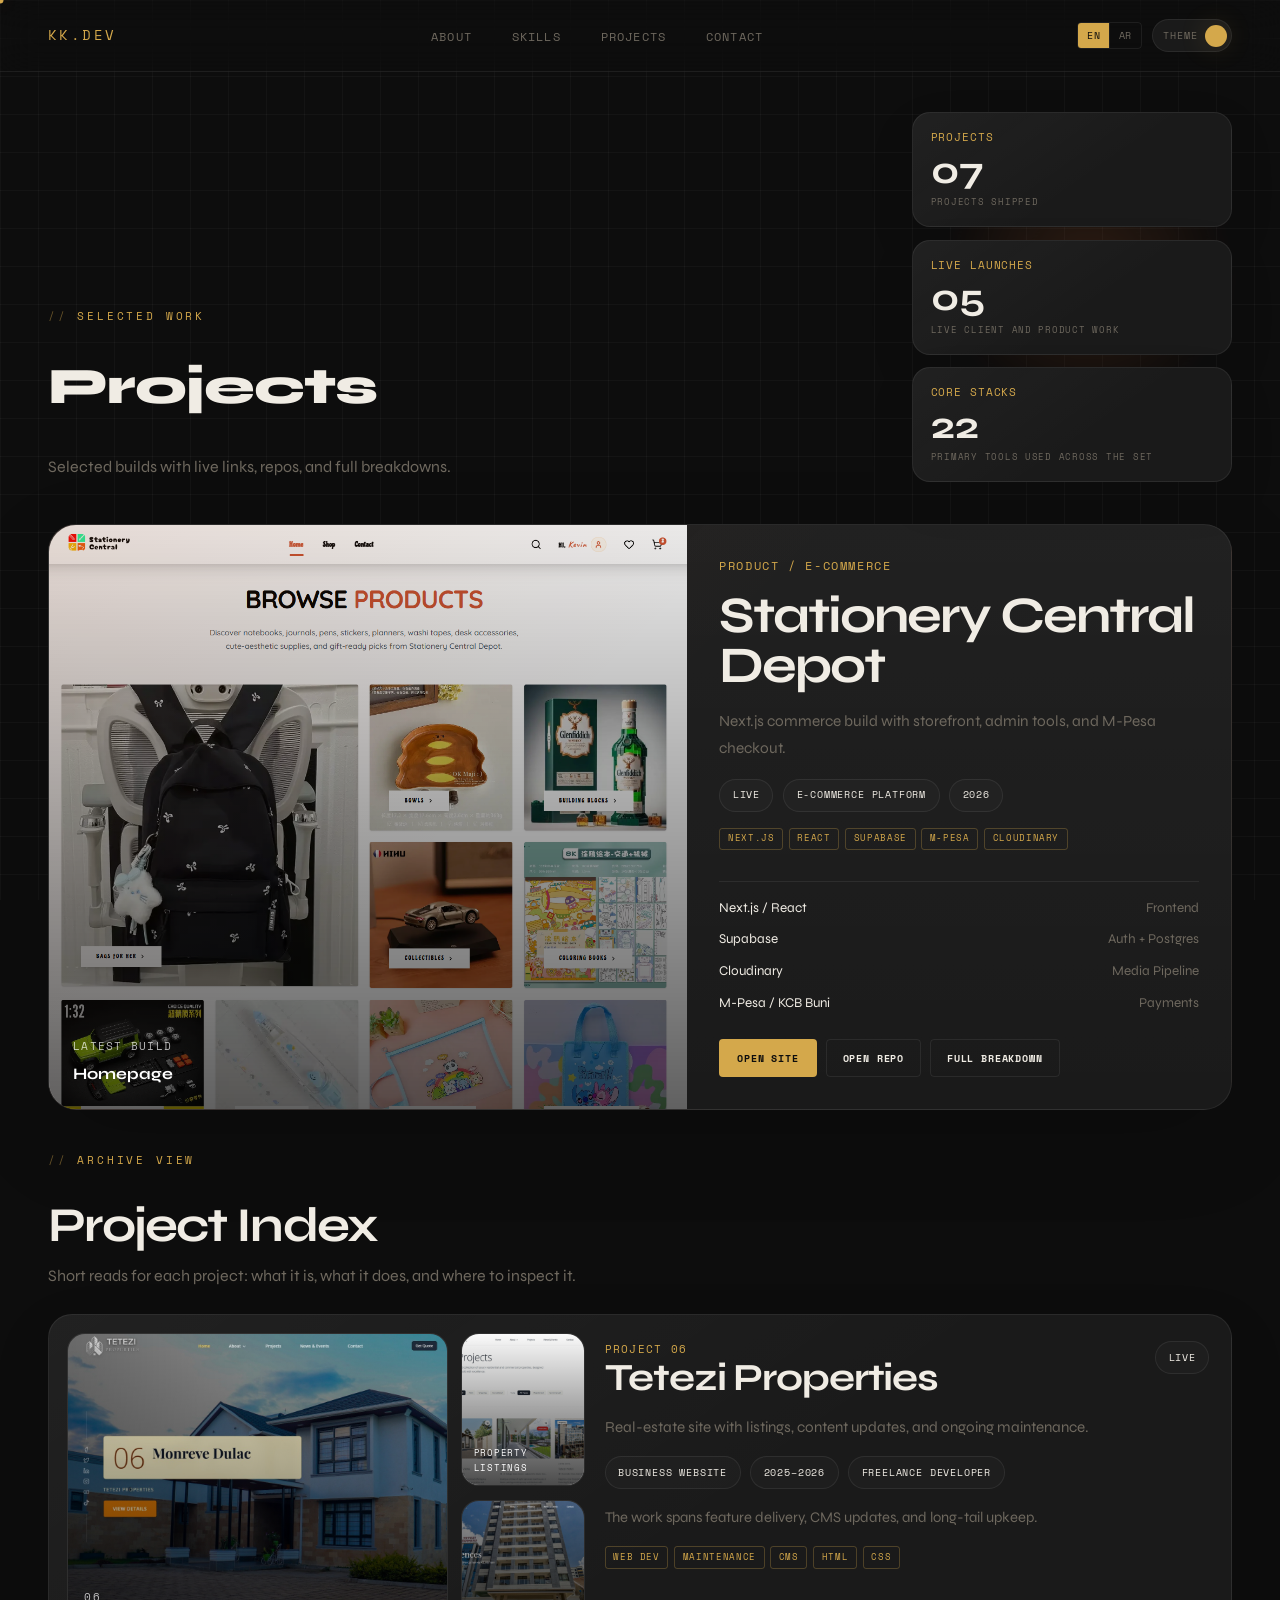
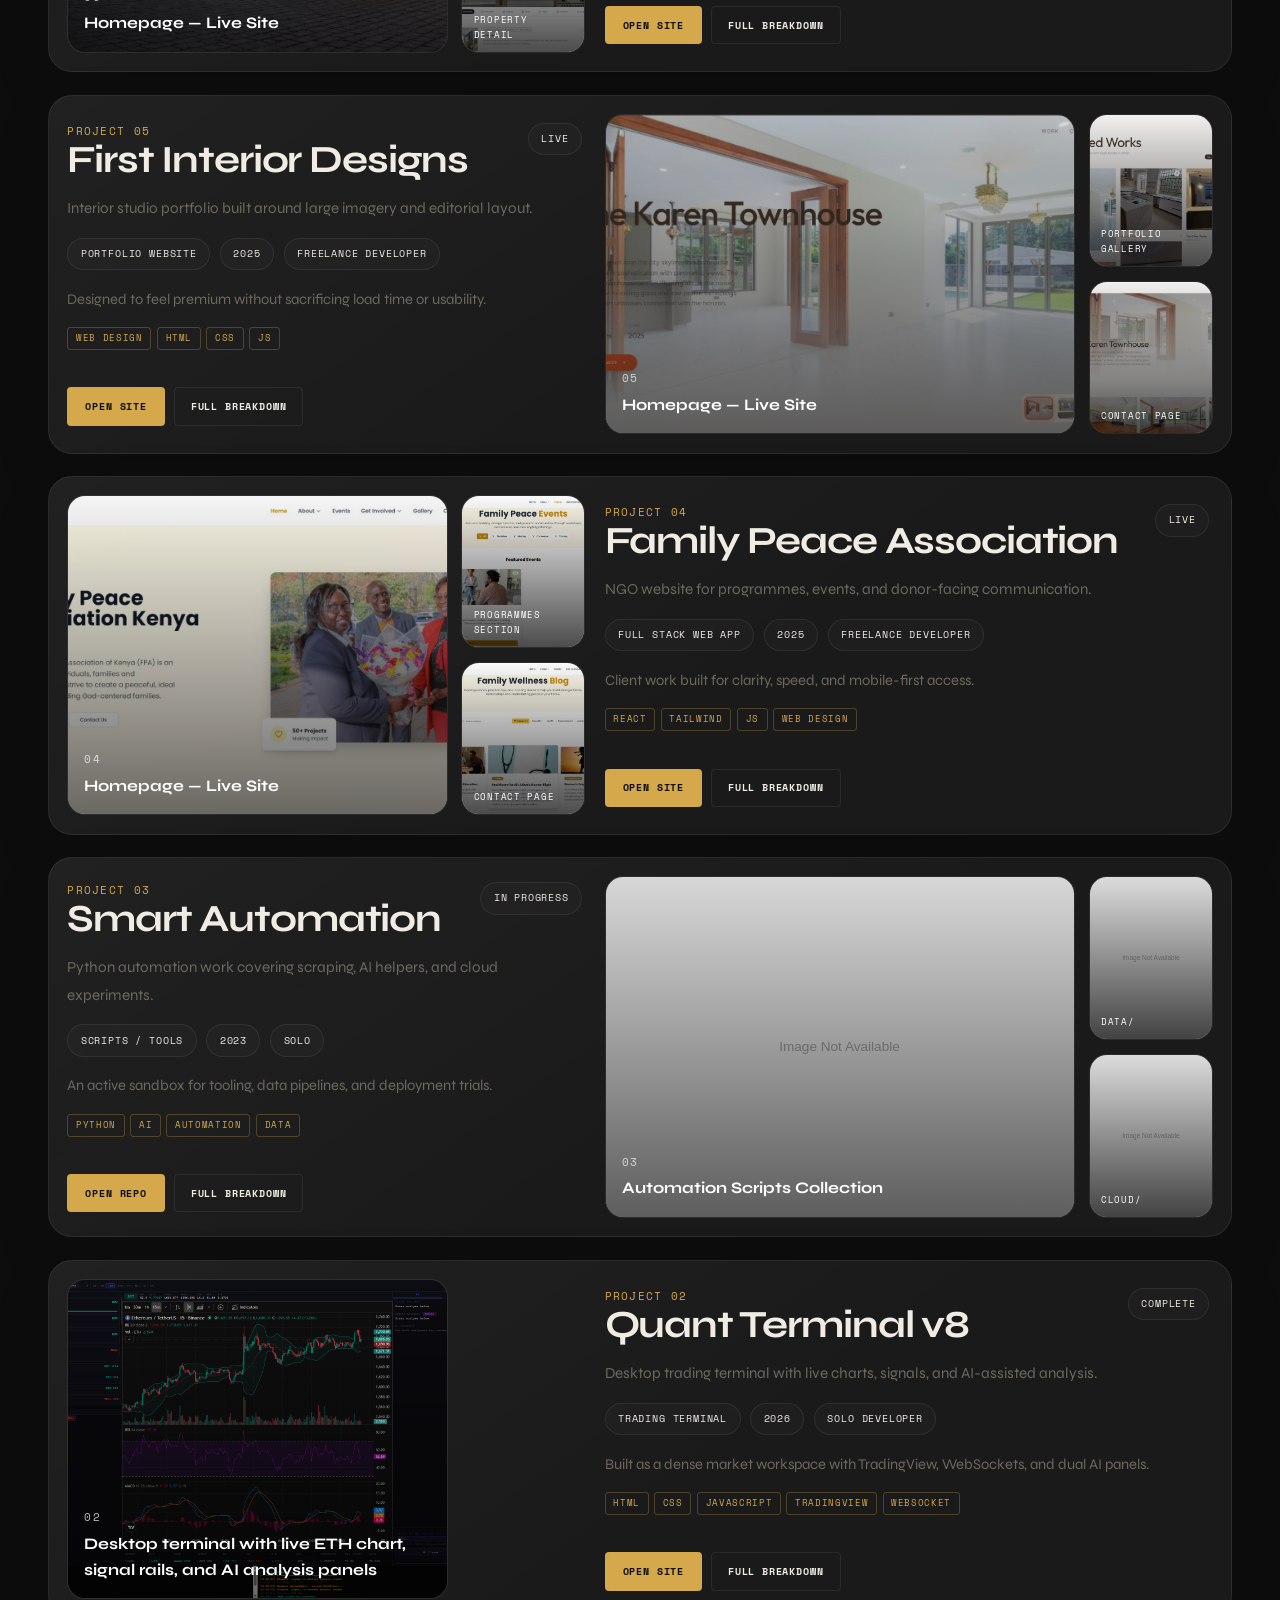
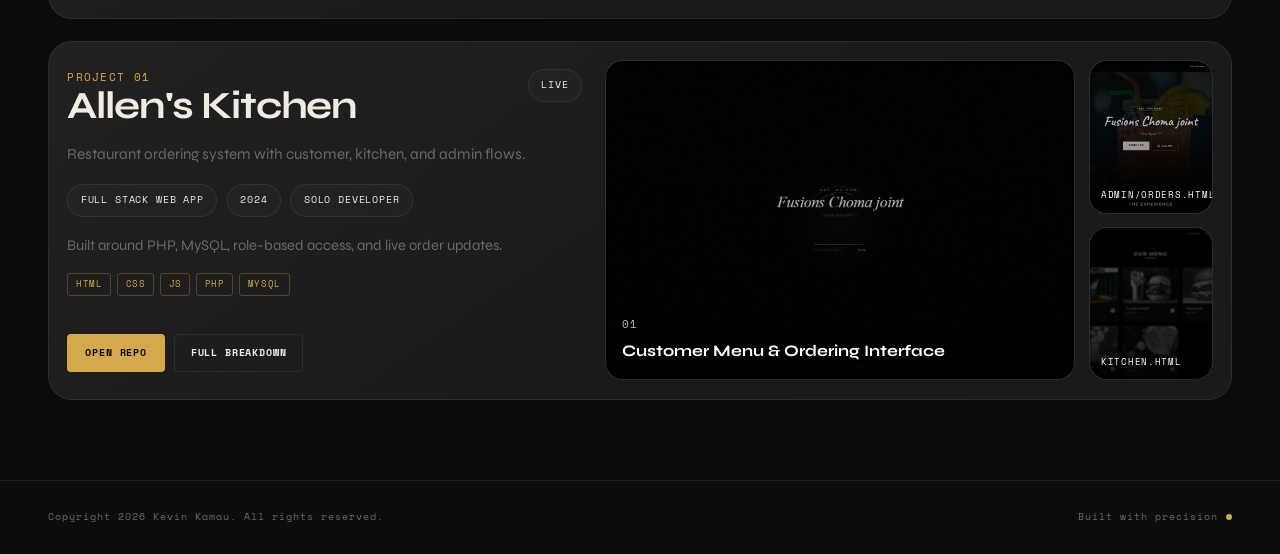
<file: projects.html>
<!DOCTYPE html>
<html lang="en" dir="ltr">
<head>
<meta charset="UTF-8">
<meta name="viewport" content="width=device-width, initial-scale=1.0">
<link rel="icon" type="image/svg+xml" href="assets/KK.svg">
<title>Projects | Kevin Kamau</title>
<link href="https://fonts.googleapis.com/css2?family=Space+Mono:wght@400;700&family=Syne:wght@400;700;800&family=IBM+Plex+Sans+Arabic:wght@300;400;600;700&display=swap" rel="stylesheet">
<link rel="stylesheet" href="https://cdnjs.cloudflare.com/ajax/libs/font-awesome/6.4.0/css/all.min.css" crossorigin="anonymous" referrerpolicy="no-referrer" />
<link rel="stylesheet" href="styles.css">
</head>
<body class="t-primary">

<div id="grid-bg"></div>
<div id="progress"></div>
<div id="cursor"></div>

<nav>
  <a href="index.html" class="nav-logo">KK.DEV</a>
  <ul class="nav-links">
    <li><a href="index.html#about" data-k="nav_about">About</a></li>
    <li><a href="index.html#skills" data-k="nav_skills">Skills</a></li>
    <li><a href="projects.html" data-k="nav_projects">Projects</a></li>
    <li><a href="index.html#contact" data-k="nav_contact">Contact</a></li>
  </ul>
  <div class="controls">
    <div class="lang-sw">
      <button id="btn-en" class="active" onclick="setLang('en')">EN</button>
      <button id="btn-ar" onclick="setLang('ar')">AR</button>
    </div>
    <div class="theme-pill" onclick="toggleTheme()">
      <span data-k="theme_lbl">Theme</span>
      <div class="theme-dot"></div>
    </div>
    <button id="nav-toggle" class="nav-mobile-btn" aria-label="Toggle Menu">
      <span></span><span></span>
    </button>
  </div>
</nav>

<div id="mobile-menu">
  <div class="mm-content">
    <button class="mm-close-btn" onclick="closeMobileMenu()" aria-label="Close Menu">X</button>
    <ul class="mm-links">
      <li><a href="index.html" onclick="closeMobileMenu()">HOME</a></li>
      <li><a href="index.html#about" data-k="nav_about" onclick="closeMobileMenu()">ABOUT</a></li>
      <li><a href="index.html#skills" data-k="nav_skills" onclick="closeMobileMenu()">SKILLS</a></li>
      <li><a href="projects.html" data-k="nav_projects" onclick="closeMobileMenu()">PROJECTS</a></li>
      <li><a href="index.html#experience" data-k="nav_exp" onclick="closeMobileMenu()">EXPERIENCE</a></li>
      <li><a href="index.html#contact" data-k="nav_contact" onclick="closeMobileMenu()">CONTACT</a></li>
    </ul>
    <div class="mm-footer">
      <span class="pb-pulse-dot"></span>
      <span>SYSTEM_READY</span>
    </div>
  </div>
</div>

<main class="projects-archive">
  <section class="projects-archive-hero">
    <div class="projects-archive-copy">
      <p class="sec-label fi" data-k="pj_lbl">Selected Work</p>
      <h1 class="sec-title fi" data-k="pj_title">Projects</h1>
      <p class="projects-archive-intro fi" id="projects-archive-intro">Selected builds with live links, repos, and full breakdowns.</p>
    </div>
    <div class="projects-archive-stats fi" id="projects-archive-stats"></div>
  </section>

  <section class="projects-spotlight" id="projects-spotlight"></section>

  <section class="projects-ledger-wrap">
    <div class="projects-ledger-head fi">
      <p class="sec-label">Archive View</p>
      <h2 class="projects-ledger-title">Project Index</h2>
      <p class="projects-ledger-copy" id="projects-ledger-copy">Short reads for each project: what it is, what it does, and where to inspect it.</p>
    </div>
    <div class="projects-ledger" id="projects-ledger"></div>
  </section>
</main>

<footer>
  <span class="f-copy">Copyright <span id="current-year"></span> Kevin Kamau. All rights reserved.</span>
  <div style="display:flex;align-items:center;gap:.5rem;">
    <span class="f-copy" data-k="f_built">Built with precision</span>
    <span class="f-dot"></span>
  </div>
</footer>

<script src="script/translations.js"></script>
<script src="script/ui-core.js"></script>
<script src="script/mobile-menu.js"></script>
<script src="script/projects-archive.js"></script>

</body>
</html>
</file>
<file: styles.css>
/* 
 * KEVIN KAMAU — PORTFOLIO STYLES
 * A modern, cyberpunk-inspired aesthetic with multi-language support.
 */

/* ── CONFIGURATION & VARIABLES ────────────────────────── */
:root {
  --speed: 0.45s;
}

/* Dark Theme (Primary) */
.t-primary {
  --bg: #0d0d0d;
  --bg2: #141414;
  --card: #1a1a1a;
  --fg: #f0ece4;
  --muted: #6e685e;
  --accent: #d4a84b;
  --accent2: #e8c87a;
  --adim: rgba(212, 168, 75, 0.1);
  --border: rgba(255, 255, 255, 0.07);
  --baccent: rgba(212, 168, 75, 0.28);
  --gridline: rgba(255, 255, 255, 0.03);
  --shadow: 0 8px 48px rgba(0, 0, 0, 0.75);
  --glow: 0 0 28px rgba(212, 168, 75, 0.2);
}

/* Light Theme (Secondary) */
.t-secondary {
  --bg: #f5f0e8;
  --bg2: #ede8dc;
  --card: #ffffff;
  --fg: #1a1410;
  --muted: #6b6055;
  --accent: #c0392b;
  --accent2: #e67e22;
  --adim: rgba(192, 57, 43, 0.09);
  --border: rgba(26, 20, 16, 0.12);
  --baccent: rgba(192, 57, 43, 0.35);
  --gridline: rgba(26, 20, 16, 0.05);
  --shadow: 0 8px 40px rgba(0, 0, 0, 0.12);
  --glow: 0 0 24px rgba(192, 57, 43, 0.14);
}

/* ── RESET & BASE ─────────────────────────────────────── */
*,
*::before,
*::after {
  box-sizing: border-box;
  margin: 0;
  padding: 0;
}

html {
  scroll-behavior: smooth;
  scrollbar-width: none;
  -ms-overflow-style: none;
}

html::-webkit-scrollbar {
  display: none;
}

body {
  background: var(--bg);
  color: var(--fg);
  font-family: "Syne", sans-serif;
  transition: background var(--speed), color var(--speed);
  overflow-x: hidden;
  line-height: 1.6;
  scrollbar-width: none;
  -ms-overflow-style: none;
}

body::-webkit-scrollbar {
  display: none;
}

body.lang-ar {
  font-family: "IBM Plex Sans Arabic", sans-serif;
  direction: rtl;
}

/* ── BACKGROUND & GLOBAL UI ───────────────────────────── */
#grid-bg {
  position: fixed;
  inset: 0;
  pointer-events: none;
  z-index: 0;
  background-image: linear-gradient(var(--gridline) 1px, transparent 1px),
    linear-gradient(90deg, var(--gridline) 1px, transparent 1px);
  background-size: 38px 38px;
}

#progress {
  position: fixed;
  top: 0;
  left: 0;
  height: 2px;
  width: 0;
  background: var(--accent);
  z-index: 200;
  box-shadow: var(--glow);
  transition: width 0.1s linear;
}

body.lang-ar #progress {
  left: auto;
  right: 0;
}

#cursor {
  width: 7px;
  height: 7px;
  border-radius: 50%;
  background: var(--accent);
  position: fixed;
  pointer-events: none;
  z-index: 9999;
  transform: translate(-50%, -50%);
  transition: transform 0.15s, opacity 0.2s, background var(--speed);
  box-shadow: var(--glow);
}

@media (hover: none) {
  #cursor {
    display: none;
  }
}

/* ── NAVIGATION ───────────────────────────────────────── */
nav {
  position: fixed;
  top: 0;
  left: 0;
  right: 0;
  z-index: 100;
  display: flex;
  align-items: center;
  justify-content: space-between;
  padding: 1.2rem 3rem;
  backdrop-filter: blur(18px);
  -webkit-backdrop-filter: blur(18px);
  border-bottom: 1px solid var(--border);
  transition: border-color var(--speed);
}

.nav-logo {
  font-family: "Space Mono", monospace;
  font-size: 0.85rem;
  color: var(--accent);
  letter-spacing: 0.18em;
  text-transform: uppercase;
  text-decoration: none;
  transition: color var(--speed);
}

.nav-links {
  display: flex;
  gap: 2.5rem;
  list-style: none;
  align-items: center;
}

body.lang-ar .nav-links {
  flex-direction: row-reverse;
}

.nav-links a {
  font-family: "Space Mono", monospace;
  font-size: 0.72rem;
  color: var(--muted);
  text-decoration: none;
  letter-spacing: 0.1em;
  text-transform: uppercase;
  transition: color 0.2s;
}

.nav-links a:hover {
  color: var(--accent);
}

/* Controls (Lang & Theme) */
.controls {
  display: flex;
  align-items: center;
  gap: 0.65rem;
}

.lang-sw {
  display: flex;
  border: 1px solid var(--border);
  border-radius: 4px;
  overflow: hidden;
}

.lang-sw button {
  background: transparent;
  border: none;
  cursor: pointer;
  font-family: "Space Mono", monospace;
  font-size: 0.62rem;
  color: var(--muted);
  padding: 0.32rem 0.55rem;
  transition: background 0.2s, color 0.2s;
  letter-spacing: 0.05em;
}

.lang-sw button.active {
  background: var(--accent);
  color: var(--bg);
}

.lang-sw button + button {
  border-left: 1px solid var(--border);
}

body.lang-ar .lang-sw button + button {
  border-left: none;
  border-right: 1px solid var(--border);
}

.theme-pill {
  display: flex;
  align-items: center;
  gap: 0.45rem;
  background: var(--card);
  border: 1px solid var(--border);
  border-radius: 999px;
  padding: 0.28rem 0.28rem 0.28rem 0.65rem;
  cursor: pointer;
  transition: background var(--speed), border-color var(--speed);
}

body.lang-ar .theme-pill {
  padding: 0.28rem 0.65rem 0.28rem 0.28rem;
}

.theme-pill span {
  font-family: "Space Mono", monospace;
  font-size: 0.62rem;
  color: var(--muted);
  letter-spacing: 0.08em;
  text-transform: uppercase;
  transition: color var(--speed);
}

.theme-dot {
  width: 22px;
  height: 22px;
  border-radius: 50%;
  background: var(--accent);
  transition: background var(--speed), box-shadow var(--speed);
  box-shadow: var(--glow);
}

/* ── HERO SECTION ─────────────────────────────────────── */
.hero {
  min-height: 100vh;
  display: flex;
  flex-direction: column;
  justify-content: center;
  padding: 8rem 3rem 4rem;
  max-width: 1300px;
  margin: 0 auto;
  position: relative;
  overflow: hidden;
  z-index: 1;
}

.hero-eyebrow {
  font-family: "Space Mono", monospace;
  font-size: 0.72rem;
  color: var(--accent);
  letter-spacing: 0.22em;
  text-transform: uppercase;
  margin-bottom: 1.4rem;
  display: flex;
  align-items: center;
  gap: 0.8rem;
  transition: color var(--speed);
}

.hero-eyebrow::before {
  content: "";
  width: 30px;
  height: 1px;
  background: var(--accent);
  transition: background var(--speed);
}

body.lang-ar .hero-eyebrow {
  flex-direction: row-reverse;
}

body.lang-ar .hero-eyebrow::before {
  display: none;
}

body.lang-ar .hero-eyebrow::after {
  content: "";
  width: 30px;
  height: 1px;
  background: var(--accent);
}

.hero-name {
  font-size: clamp(3.2rem, 8vw, 7rem);
  font-weight: 800;
  line-height: 0.95;
  letter-spacing: -0.02em;
  margin-bottom: 1.5rem;
}

.hero-name .outline {
  -webkit-text-stroke: 2px var(--fg);
  color: transparent;
  transition: -webkit-text-stroke-color var(--speed), color 0.3s;
}

.hero-name .outline:hover {
  color: var(--fg);
}

.hero-name .hi {
  color: var(--accent);
  transition: color var(--speed);
}

.hero-desc {
  max-width: 500px;
  font-size: 1rem;
  color: var(--muted);
  line-height: 1.82;
  margin-bottom: 2.8rem;
  transition: color var(--speed);
}

.hero-cta {
  display: flex;
  gap: 0.9rem;
  flex-wrap: wrap;
}

body.lang-ar .hero-cta {
  flex-direction: row-reverse;
}

.btn-pri {
  display: inline-flex;
  align-items: center;
  gap: 0.45rem;
  background: var(--accent);
  color: var(--bg);
  font-family: "Space Mono", monospace;
  font-size: 0.75rem;
  font-weight: 700;
  letter-spacing: 0.1em;
  text-transform: uppercase;
  padding: 0.85rem 1.7rem;
  border-radius: 4px;
  text-decoration: none;
  border: 2px solid var(--accent);
  transition: background 0.25s, color 0.25s, box-shadow 0.25s,
    border-color var(--speed);
}

.btn-pri:hover {
  background: transparent;
  color: var(--accent);
  box-shadow: var(--glow);
}

.btn-sec {
  display: inline-flex;
  align-items: center;
  gap: 0.45rem;
  background: transparent;
  color: var(--fg);
  font-family: "Space Mono", monospace;
  font-size: 0.75rem;
  letter-spacing: 0.1em;
  text-transform: uppercase;
  padding: 0.85rem 1.7rem;
  border-radius: 4px;
  text-decoration: none;
  border: 1px solid var(--border);
  transition: border-color 0.25s, color 0.25s, border var(--speed);
}

.btn-sec:hover {
  border-color: var(--accent);
  color: var(--accent);
}

/* 3D Canvas Wrap */
#hero3d-wrap {
  position: absolute;
  right: 6%;
  left: auto;
  top: 50%;
  transform: translateY(-50%);
  width: min(420px, 38vw);
  aspect-ratio: 1;
  pointer-events: all;
  cursor: grab;
  transition: right var(--speed), left var(--speed);
}

#hero3d-wrap:active {
  cursor: grabbing;
}

body.lang-ar #hero3d-wrap {
  right: auto;
  left: 6%;
}

#geo-canvas {
  width: 100%;
  height: 100%;
  display: block;
}

#face-label {
  position: absolute;
  bottom: -2.2rem;
  left: 50%;
  transform: translateX(-50%);
  font-family: "Space Mono", monospace;
  font-size: 0.62rem;
  letter-spacing: 0.15em;
  color: var(--accent);
  text-transform: uppercase;
  white-space: nowrap;
  opacity: 0;
  transition: opacity 0.3s;
  text-align: center;
  pointer-events: none;
}

.hero-badge {
  position: absolute;
  bottom: 2.8rem;
  left: 3rem;
  font-family: "Space Mono", monospace;
  font-size: 0.65rem;
  color: var(--muted);
  letter-spacing: 0.15em;
  display: flex;
  align-items: center;
  gap: 0.7rem;
  transition: color var(--speed);
}

.hero-badge::after {
  content: "";
  width: 55px;
  height: 1px;
  background: currentColor;
  opacity: 0.35;
}

body.lang-ar .hero-badge {
  left: auto;
  right: 3rem;
  flex-direction: row-reverse;
}

body.lang-ar .hero-badge::after {
  display: none;
}

body.lang-ar .hero-badge::before {
  content: "";
  width: 55px;
  height: 1px;
  background: currentColor;
  opacity: 0.35;
}

/* ── ABOUT SECTION ────────────────────────────────────── */
.about {
  padding: 8rem 3rem;
  display: grid;
  grid-template-columns: 1fr 1fr;
  gap: 5rem;
  align-items: center;
  max-width: 1300px;
  margin: 0 auto;
  position: relative;
  z-index: 1;
}

.sec-label {
  font-family: "Space Mono", monospace;
  font-size: 0.68rem;
  color: var(--accent);
  letter-spacing: 0.26em;
  text-transform: uppercase;
  margin-bottom: 1.2rem;
  display: flex;
  align-items: center;
  gap: 0.6rem;
  transition: color var(--speed);
}

.sec-label::before {
  content: "//";
  opacity: 0.45;
}

.sec-title {
  font-size: clamp(1.9rem, 4vw, 3.2rem);
  font-weight: 800;
  line-height: 1.07;
  margin-bottom: 1.4rem;
  letter-spacing: -0.02em;
}

.about-p {
  color: var(--muted);
  font-size: 0.98rem;
  line-height: 1.85;
  margin-bottom: 1.5rem;
  transition: color var(--speed);
}

/* Stats */
.stats {
  display: flex;
  gap: 2.5rem;
  flex-wrap: wrap;
  margin-top: 0.5rem;
}

.stat-num {
  font-size: 2.4rem;
  font-weight: 800;
  color: var(--accent);
  line-height: 1;
  letter-spacing: -0.03em;
  transition: color var(--speed);
}

.stat-lbl {
  font-family: "Space Mono", monospace;
  font-size: 0.62rem;
  color: var(--muted);
  letter-spacing: 0.12em;
  text-transform: uppercase;
  margin-top: 0.25rem;
  transition: color var(--speed);
}

/* About Card */
.about-card {
  background: var(--card);
  border: 1px solid var(--border);
  border-radius: 12px;
  padding: 2.2rem;
  position: relative;
  overflow: hidden;
  box-shadow: var(--shadow);
  transition: background var(--speed), border-color var(--speed),
    box-shadow var(--speed);
}

.about-card::before {
  content: "";
  position: absolute;
  top: 0;
  left: 0;
  right: 0;
  height: 2px;
  background: linear-gradient(90deg, var(--accent), var(--accent2));
  transition: background var(--speed);
}

.card-tag {
  font-family: "Space Mono", monospace;
  font-size: 0.62rem;
  color: var(--accent);
  background: var(--adim);
  padding: 0.28rem 0.65rem;
  border-radius: 3px;
  display: inline-block;
  margin-bottom: 1.4rem;
  letter-spacing: 0.14em;
  transition: color var(--speed), background var(--speed);
}

.card-row {
  font-family: "Space Mono", monospace;
  font-size: 0.82rem;
  line-height: 2;
  color: var(--muted);
  transition: color var(--speed);
}

.card-row .k {
  color: var(--accent);
  transition: color var(--speed);
}

.card-row .available {
  color: var(--accent);
  transition: color var(--speed);
}

/* ── EXPERIENCE SECTION ───────────────────────────────── */
.exp-wrap {
  padding: 8rem 3rem;
  position: relative;
  z-index: 1;
  background: var(--bg);
  transition: background var(--speed);
}

.exp-inner {
  max-width: 1300px;
  margin: 0 auto;
  display: grid;
  grid-template-columns: 1fr 2fr;
  gap: 4rem;
  align-items: start;
}

.exp-label-col {
  position: sticky;
  top: 6rem;
}

.exp-summary-card {
  background: var(--card);
  border: 1px solid var(--border);
  border-radius: 12px;
  padding: 1.8rem;
  position: relative;
  overflow: hidden;
  margin-top: 2rem;
  transition: background var(--speed), border-color var(--speed);
}

.exp-summary-card::before {
  content: "";
  position: absolute;
  top: 0;
  left: 0;
  right: 0;
  height: 2px;
  background: linear-gradient(90deg, var(--accent), var(--accent2));
}

.exp-stat-row {
  display: flex;
  flex-direction: column;
  gap: 1.2rem;
}

.exp-stat {
  display: flex;
  align-items: center;
  gap: 0.9rem;
}

.exp-stat-icon {
  font-size: 1.1rem;
  width: 32px;
  text-align: center;
  flex-shrink: 0;
}

.exp-stat-info {
  display: flex;
  flex-direction: column;
  gap: 0.1rem;
}

.exp-stat-val {
  font-size: 1rem;
  font-weight: 700;
  color: var(--fg);
  line-height: 1.1;
}

.exp-stat-lbl {
  font-family: "Space Mono", monospace;
  font-size: 0.58rem;
  color: var(--muted);
  letter-spacing: 0.1em;
  text-transform: uppercase;
}

/* Timeline */
.exp-timeline {
  position: relative;
  display: flex;
  flex-direction: column;
  gap: 0;
}

.exp-timeline::before {
  content: "";
  position: absolute;
  left: 0;
  top: 8px;
  bottom: 8px;
  width: 1px;
  background: linear-gradient(
    to bottom,
    transparent,
    var(--accent) 8%,
    var(--accent) 92%,
    transparent
  );
  opacity: 0.3;
}

.exp-entry {
  position: relative;
  padding: 0 0 3rem 2.4rem;
  opacity: 0;
  transform: translateY(24px);
  transition: opacity 0.65s ease, transform 0.65s ease;
}

.exp-entry.visible {
  opacity: 1;
  transform: translateY(0);
}

.exp-entry:last-child {
  padding-bottom: 0;
}

.exp-entry::before {
  content: "";
  position: absolute;
  left: -4px;
  top: 10px;
  width: 9px;
  height: 9px;
  border-radius: 50%;
  background: var(--bg);
  border: 2px solid var(--accent);
  box-shadow: 0 0 0 3px var(--adim);
  transition: background var(--speed), border-color var(--speed);
}

.exp-entry.active::before {
  background: var(--accent);
  box-shadow: 0 0 0 4px var(--adim), var(--glow);
}

.exp-type {
  font-family: "Space Mono", monospace;
  font-size: 0.58rem;
  letter-spacing: 0.18em;
  text-transform: uppercase;
  padding: 0.2rem 0.6rem;
  border-radius: 3px;
  margin-bottom: 0.75rem;
  display: inline-block;
}

.exp-type.work {
  background: rgba(212, 168, 75, 0.12);
  color: var(--accent);
  border: 1px solid var(--baccent);
}

.exp-type.edu {
  background: rgba(100, 181, 246, 0.1);
  color: #64b5f6;
  border: 1px solid rgba(100, 181, 246, 0.3);
}

.exp-type.open {
  background: rgba(40, 200, 64, 0.1);
  color: #28c840;
  border: 1px solid rgba(40, 200, 64, 0.3);
}

.exp-role {
  font-size: 1.15rem;
  font-weight: 800;
  letter-spacing: -0.01em;
  line-height: 1.25;
  margin-bottom: 0.3rem;
}

.exp-org {
  font-family: "Space Mono", monospace;
  font-size: 0.75rem;
  color: var(--accent);
  letter-spacing: 0.08em;
  margin-bottom: 0.25rem;
}

.exp-period {
  font-family: "Space Mono", monospace;
  font-size: 0.62rem;
  color: var(--muted);
  letter-spacing: 0.1em;
  margin-bottom: 1rem;
  display: flex;
  align-items: center;
  gap: 0.5rem;
  flex-wrap: wrap;
}

.exp-badge {
  display: inline-block;
  padding: 0.15rem 0.5rem;
  border-radius: 3px;
  font-size: 0.58rem;
}

.exp-badge.done {
  background: rgba(212, 168, 75, 0.1);
  color: var(--accent);
}

.exp-badge.current {
  background: rgba(100, 181, 246, 0.1);
  color: #64b5f6;
}

.exp-bullets {
  list-style: none;
  display: flex;
  flex-direction: column;
  gap: 0.5rem;
  margin-bottom: 1.1rem;
}

.exp-bullets li {
  font-size: 0.88rem;
  color: var(--muted);
  line-height: 1.7;
  padding-left: 1.1rem;
  position: relative;
}

.exp-bullets li::before {
  content: "▸";
  position: absolute;
  left: 0;
  color: var(--accent);
  font-size: 0.65rem;
  top: 0.22rem;
}

.exp-tags {
  display: flex;
  flex-wrap: wrap;
  gap: 0.35rem;
}

.exp-tag {
  font-family: "Space Mono", monospace;
  font-size: 0.58rem;
  color: var(--muted);
  border: 1px solid var(--border);
  padding: 0.18rem 0.48rem;
  border-radius: 3px;
  letter-spacing: 0.07em;
  transition: color 0.2s, border-color 0.2s, background 0.2s;
  cursor: default;
}

.exp-tag:hover {
  border-color: var(--accent);
  color: var(--accent);
  background: var(--adim);
}

@media (max-width: 860px) {
  .exp-wrap {
    padding: 4.5rem 1.5rem;
  }
  .exp-inner {
    grid-template-columns: 1fr;
    gap: 2rem;
  }
  .exp-label-col {
    position: static;
  }
  /* Fix timeline dot alignment when padding changes */
  .exp-timeline::before {
    left: 1px;
  }
  .exp-entry {
    padding: 0 0 2.4rem 2rem;
  }
  .exp-entry::before {
    left: -3px;
  }
}

/* ── SKILLS SECTION ───────────────────────────────────── */
.skills-wrap {
  background: var(--bg2);
  padding: 7rem 3rem;
  position: relative;
  z-index: 1;
  transition: background var(--speed);
}

.skills-inner {
  max-width: 1300px;
  margin: 0 auto;
}

.skill-grid {
  display: grid;
  grid-template-columns: repeat(auto-fill, minmax(170px, 1fr));
  gap: 0.9rem;
  margin-top: 2.8rem;
}

.s-card {
  background: var(--card);
  border: 1px solid var(--border);
  border-radius: 8px;
  padding: 1.4rem;
  cursor: default;
  transition: border-color 0.25s, transform 0.25s, box-shadow 0.25s,
    background var(--speed);
}

.s-card:hover {
  border-color: var(--accent);
  transform: translateY(-3px);
  box-shadow: var(--glow);
}

.s-icon {
  font-size: 1.4rem;
  margin-bottom: 0.65rem;
  display: flex;
  align-items: center;
  justify-content: center;
  width: 1.4rem;
  height: 1.4rem;
}

.s-icon i {
  width: 100%;
  height: 100%;
  font-size: 1.4rem;
  display: flex;
  align-items: center;
  justify-content: center;
}

.s-name {
  font-family: "Space Mono", monospace;
  font-size: 0.78rem;
  font-weight: 700;
  margin-bottom: 0.25rem;
}

.s-lvl {
  font-family: "Space Mono", monospace;
  font-size: 0.6rem;
  color: var(--muted);
  letter-spacing: 0.1em;
  text-transform: uppercase;
  transition: color var(--speed);
}

.s-bar {
  height: 2px;
  background: var(--border);
  border-radius: 1px;
  margin-top: 0.7rem;
  overflow: hidden;
}

.s-fill {
  height: 100%;
  background: linear-gradient(90deg, var(--accent), var(--accent2));
  transition: width 1.2s ease, background var(--speed);
}

/* ── PROJECTS SECTION ─────────────────────────────────── */
.proj-wrap {
  padding: 8rem 3rem;
  max-width: 1300px;
  margin: 0 auto;
  position: relative;
  z-index: 1;
}

.proj-grid {
  display: grid;
  grid-template-columns: repeat(auto-fill, minmax(300px, 1fr));
  gap: 1.4rem;
  margin-top: 2.8rem;
}

.projects-archive {
  max-width: 1360px;
  margin: 0 auto;
  padding: 7rem 3rem 5rem;
  position: relative;
  z-index: 1;
}

.projects-archive::before {
  content: "";
  position: absolute;
  right: 2rem;
  top: 7rem;
  width: 320px;
  height: 320px;
  border-radius: 50%;
  background: radial-gradient(circle, rgba(212, 110, 58, 0.18), transparent 68%);
  pointer-events: none;
  filter: blur(4px);
}

.projects-archive-hero {
  display: grid;
  grid-template-columns: minmax(0, 1.35fr) 320px;
  gap: 1.4rem;
  align-items: end;
  margin-bottom: 2.6rem;
}

.projects-archive-copy {
  display: grid;
  gap: 1rem;
}

.projects-archive-intro {
  max-width: 760px;
  color: var(--muted);
  font-size: 1rem;
  line-height: 1.8;
  transition: color var(--speed);
}

.projects-archive-stats {
  display: grid;
  gap: 0.8rem;
}

.projects-archive-stat {
  display: grid;
  gap: 0.32rem;
  padding: 1rem 1.1rem;
  border: 1px solid var(--border);
  background:
    linear-gradient(145deg, rgba(255,255,255,0.03), transparent 58%),
    var(--card);
  border-radius: 18px;
  box-shadow: 0 18px 50px rgba(0,0,0,0.08);
}

.projects-archive-stat-label,
.projects-archive-stat-note {
  font-family: "Space Mono", monospace;
  letter-spacing: 0.08em;
  text-transform: uppercase;
}

.projects-archive-stat-label {
  color: var(--accent);
  font-size: 0.68rem;
}

.projects-archive-stat-value {
  font-size: clamp(1.8rem, 3vw, 2.6rem);
  line-height: 1;
}

.projects-archive-stat-note {
  color: var(--muted);
  font-size: 0.58rem;
}

.projects-spotlight {
  display: grid;
  grid-template-columns: minmax(0, 1.08fr) minmax(360px, 0.92fr);
  gap: 0;
  background:
    linear-gradient(135deg, rgba(212,110,58,0.08), transparent 45%),
    linear-gradient(180deg, rgba(255,255,255,0.03), transparent),
    var(--card);
  border: 1px solid var(--border);
  border-radius: 28px;
  overflow: hidden;
  box-shadow: 0 30px 90px rgba(0,0,0,0.14);
}

.projects-spotlight-media {
  position: relative;
  min-height: 480px;
  background: #111;
}

.projects-spotlight-media img {
  width: 100%;
  height: 100%;
  object-fit: cover;
  display: block;
}

.projects-spotlight-overlay {
  position: absolute;
  inset: 0;
  background:
    linear-gradient(180deg, rgba(0,0,0,0.08), rgba(0,0,0,0.62)),
    linear-gradient(135deg, rgba(212,110,58,0.12), transparent 58%);
}

.projects-spotlight-caption {
  position: absolute;
  left: 1.5rem;
  right: 1.5rem;
  bottom: 1.4rem;
  display: grid;
  gap: 0.35rem;
  color: #fff;
}

.projects-spotlight-label {
  font-family: "Space Mono", monospace;
  font-size: 0.66rem;
  letter-spacing: 0.12em;
  text-transform: uppercase;
  color: rgba(255,255,255,0.72);
}

.projects-spotlight-copy {
  padding: 2rem;
  display: grid;
  gap: 1rem;
  align-content: center;
}

.projects-kicker {
  font-family: "Space Mono", monospace;
  font-size: 0.72rem;
  color: var(--accent);
  letter-spacing: 0.14em;
  text-transform: uppercase;
}

.projects-spotlight-title {
  font-size: clamp(2.3rem, 4vw, 4.2rem);
  line-height: 0.98;
  letter-spacing: -0.04em;
}

.projects-spotlight-desc {
  color: var(--muted);
  line-height: 1.8;
  font-size: 0.96rem;
}

.projects-meta-strip,
.archive-project-details {
  display: flex;
  flex-wrap: wrap;
  gap: 0.6rem;
}

.projects-meta-chip,
.archive-project-detail,
.archive-project-status {
  font-family: "Space Mono", monospace;
  font-size: 0.64rem;
  letter-spacing: 0.08em;
  text-transform: uppercase;
  border: 1px solid var(--border);
  border-radius: 999px;
  padding: 0.45rem 0.78rem;
  background: rgba(255,255,255,0.02);
}

.projects-stack-list {
  display: grid;
  gap: 0.65rem;
  border-top: 1px solid var(--border);
  padding-top: 1rem;
}

.projects-stack-entry {
  display: flex;
  justify-content: space-between;
  gap: 1rem;
  font-size: 0.84rem;
}

.projects-stack-entry span:last-child {
  color: var(--muted);
}

.projects-ledger-wrap {
  margin-top: 2.6rem;
}

.projects-ledger-head {
  display: grid;
  gap: 0.8rem;
  margin-bottom: 1.4rem;
}

.projects-ledger-title {
  font-size: clamp(2rem, 3.8vw, 3.2rem);
  line-height: 1;
  letter-spacing: -0.04em;
}

.projects-ledger-copy,
.archive-project-overview,
.archive-project-desc {
  color: var(--muted);
  line-height: 1.8;
}

.projects-ledger {
  display: grid;
  gap: 1.4rem;
}

.archive-project-row {
  display: grid;
  grid-template-columns: minmax(320px, 0.92fr) minmax(0, 1.08fr);
  gap: 1.2rem;
  padding: 1.15rem;
  border: 1px solid var(--border);
  border-radius: 24px;
  background:
    linear-gradient(145deg, rgba(255,255,255,0.03), transparent 58%),
    var(--card);
  box-shadow: 0 22px 60px rgba(0,0,0,0.1);
}

.archive-project-row.alt .archive-project-media {
  order: 2;
}

.archive-project-row.alt .archive-project-copy {
  order: 1;
}

.archive-project-media {
  display: grid;
  grid-template-columns: minmax(0, 1fr) 124px;
  gap: 0.85rem;
  min-height: 320px;
}

.archive-project-cover,
.archive-project-thumb {
  position: relative;
  overflow: hidden;
  border-radius: 18px;
  background: rgba(255,255,255,0.04);
  border: 1px solid rgba(255,255,255,0.04);
}

.archive-project-cover img,
.archive-project-thumb img {
  width: 100%;
  height: 100%;
  object-fit: cover;
  display: block;
}

.archive-project-cover::after {
  content: "";
  position: absolute;
  inset: 0;
  background: linear-gradient(180deg, rgba(0,0,0,0.04), rgba(0,0,0,0.58));
}

.archive-project-cover-caption {
  position: absolute;
  left: 1rem;
  right: 1rem;
  bottom: 1rem;
  display: grid;
  gap: 0.3rem;
  z-index: 1;
  color: #fff;
}

.archive-project-cover-caption span,
.archive-project-index {
  font-family: "Space Mono", monospace;
  font-size: 0.66rem;
  letter-spacing: 0.12em;
  text-transform: uppercase;
  color: var(--accent);
}

.archive-project-cover-caption span {
  color: rgba(255,255,255,0.72);
}

.archive-project-thumbs {
  display: grid;
  gap: 0.85rem;
}

.archive-project-thumb {
  min-height: 152px;
}

.archive-project-thumb span {
  position: absolute;
  left: 0.7rem;
  right: 0.7rem;
  bottom: 0.6rem;
  z-index: 1;
  font-family: "Space Mono", monospace;
  font-size: 0.58rem;
  letter-spacing: 0.08em;
  text-transform: uppercase;
  color: #fff;
}

.archive-project-thumb::after {
  content: "";
  position: absolute;
  inset: 0;
  background: linear-gradient(180deg, rgba(0,0,0,0.02), rgba(0,0,0,0.7));
}

.archive-project-copy {
  display: grid;
  gap: 0.95rem;
  align-content: center;
  padding: 0.35rem 0.2rem 0.35rem 0;
}

.archive-project-head {
  display: flex;
  justify-content: space-between;
  gap: 1rem;
  align-items: flex-start;
}

.archive-project-title {
  font-size: clamp(1.6rem, 3vw, 2.4rem);
  line-height: 1.05;
  letter-spacing: -0.03em;
}

.archive-project-desc {
  font-size: 0.95rem;
}

.archive-project-overview {
  font-size: 0.92rem;
}

/* ── PROJECT DETAILS PAGE ───────────────────────────────────────────────────── */
.pd-back-btn-wrapper {
  max-width: 1300px;
  margin: 1.2rem auto 1rem;
  padding: 0 3rem;
}

.pd-back-btn {
  font-family: "Space Mono", monospace;
  font-size: 0.72rem;
  color: var(--accent);
  text-decoration: none;
  letter-spacing: 0.1em;
  text-transform: uppercase;
  display: inline-flex;
  align-items: center;
  gap: 0.5rem;
  transition: opacity 0.2s, transform 0.2s;
  opacity: 0.7;
}

.pd-back-btn:hover {
  opacity: 1;
  transform: translateX(-4px);
}

.pd-hero {
  min-height: 55vh;
  display: flex;
  flex-direction: column;
  justify-content: flex-end;
  padding: 8rem 3rem 4rem;
  position: relative;
  overflow: hidden;
  z-index: 1;
}

.pd-bg-num {
  position: absolute;
  right: 3rem;
  top: 50%;
  transform: translateY(-50%);
  font-size: clamp(10rem, 22vw, 20rem);
  font-weight: 800;
  color: var(--border);
  line-height: 1;
  user-select: none;
  pointer-events: none;
  letter-spacing: -0.04em;
  transition: color var(--speed);
}

.pd-eyebrow {
  font-family: "Space Mono", monospace;
  font-size: 0.72rem;
  color: var(--accent);
  letter-spacing: 0.22em;
  text-transform: uppercase;
  margin-bottom: 1rem;
  display: flex;
  align-items: center;
  gap: 0.8rem;
  transition: color var(--speed);
}

.pd-eyebrow::before {
  content: "";
  width: 30px;
  height: 1px;
  background: var(--accent);
}

.pd-title {
  font-size: clamp(3rem, 7vw, 6.5rem);
  font-weight: 800;
  line-height: 0.95;
  letter-spacing: -0.03em;
  margin-bottom: 1.2rem;
}

.pd-title .outline {
  -webkit-text-stroke: 2px var(--fg);
  color: transparent;
}

.pd-meta {
  display: flex;
  align-items: center;
  gap: 1.5rem;
  flex-wrap: wrap;
  margin-bottom: 2rem;
}

.pd-meta-item {
  font-family: "Space Mono", monospace;
  font-size: 0.68rem;
  color: var(--muted);
  letter-spacing: 0.12em;
  display: flex;
  align-items: center;
  gap: 0.4rem;
}

.pd-meta-dot {
  width: 4px;
  height: 4px;
  border-radius: 50%;
  background: var(--accent);
  flex-shrink: 0;
}

.pd-cta-row {
  display: flex;
  gap: 0.9rem;
  flex-wrap: wrap;
}

.pd-tags-row {
  display: flex;
  flex-wrap: wrap;
  gap: 0.45rem;
  margin-top: 1.5rem;
}

.pd-tag {
  font-family: "Space Mono", monospace;
  font-size: 0.62rem;
  color: var(--accent);
  border: 1px solid var(--baccent);
  background: var(--adim);
  padding: 0.25rem 0.6rem;
  border-radius: 3px;
  letter-spacing: 0.08em;
  text-transform: uppercase;
  transition: color var(--speed), border-color var(--speed);
}

.pd-body {
  max-width: 1300px;
  margin: 0 auto;
  padding: 5rem 3rem;
  display: grid;
  grid-template-columns: 2fr 1fr;
  gap: 5rem;
  align-items: start;
  position: relative;
  z-index: 1;
}

@media (max-width: 900px) {
  .pd-body {
    grid-template-columns: 1fr;
    gap: 3rem;
    padding: 3rem 1.5rem;
  }
  .pd-back-btn-wrapper {
    padding: 0 1.5rem;
  }
  .pd-hero {
    padding: 6rem 1.5rem 2.5rem;
  }
  .pd-bg-num {
    display: none;
  }
  .pd-title {
    font-size: clamp(2.4rem, 9vw, 4rem);
  }
  .pd-gallery {
    grid-template-columns: 1fr;
  }
  .pd-gallery-item.wide {
    grid-column: 1;
    aspect-ratio: 16/9;
  }
  .pd-sidebar {
    position: static;
  }
  .pd-related-list {
    max-height: none;
  }
  .pd-selector {
    padding: 0 1.5rem;
  }
  .pd-tab {
    padding: 0.85rem 1rem;
    font-size: 0.6rem;
  }
  .pd-info-card { padding: 1.4rem; }
  .pd-cta-row { flex-direction: column; gap: 0.6rem; }
  .pd-cta-row .btn-pri,
  .pd-cta-row .btn-sec { width: 100%; justify-content: center; text-align: center; }
}

.pd-section-title {
  font-family: "Space Mono", monospace;
  font-size: 0.68rem;
  color: var(--accent);
  letter-spacing: 0.22em;
  text-transform: uppercase;
  margin-bottom: 1rem;
  display: flex;
  align-items: center;
  gap: 0.6rem;
}

.pd-section-title::before {
  content: "//";
  opacity: 0.45;
}

.pd-overview {
  font-size: 1rem;
  color: var(--muted);
  line-height: 1.9;
  margin-bottom: 3rem;
  transition: color var(--speed);
}

.pd-overview p + p {
  margin-top: 1rem;
}

.pd-gallery {
  display: grid;
  grid-template-columns: 1fr 1fr;
  gap: 1rem;
  margin-bottom: 3rem;
}

.pd-gallery-item {
  border-radius: 8px;
  overflow: hidden;
  border: 1px solid var(--border);
  background: var(--bg2);
  aspect-ratio: 16/10;
  display: flex;
  align-items: center;
  justify-content: center;
  position: relative;
  transition: border-color 0.25s, transform 0.25s, box-shadow 0.25s;
  cursor: pointer;
}

.pd-gallery-item img {
  width: 100%;
  height: 100%;
  object-fit: cover;
  object-position: center;
}

.pd-gallery-item:hover {
  border-color: var(--baccent);
  transform: translateY(-3px);
  box-shadow: var(--glow);
}

.pd-gallery-item.wide {
  grid-column: 1 / -1;
  aspect-ratio: 16/7;
}

.pd-gallery-placeholder {
  display: flex;
  flex-direction: column;
  align-items: center;
  gap: 0.75rem;
  color: var(--muted);
  font-family: "Space Mono", monospace;
  font-size: 0.65rem;
  letter-spacing: 0.1em;
  text-transform: uppercase;
}

.pd-gallery-placeholder i {
  font-size: 2rem;
}

.pd-gallery-label {
  position: absolute;
  bottom: 0.6rem;
  left: 0.8rem;
  font-family: "Space Mono", monospace;
  font-size: 0.58rem;
  color: var(--muted);
  letter-spacing: 0.1em;
  background: rgba(0, 0, 0, 0.5);
  padding: 0.2rem 0.5rem;
  border-radius: 3px;
}

.pd-features {
  list-style: none;
  display: flex;
  flex-direction: column;
  gap: 0.75rem;
  margin-bottom: 3rem;
}

.pd-features li {
  display: flex;
  align-items: flex-start;
  gap: 0.9rem;
  font-size: 0.95rem;
  color: var(--muted);
  line-height: 1.6;
  transition: color var(--speed);
}

.pd-features li::before {
  content: "▸";
  color: var(--accent);
  font-size: 0.7rem;
  flex-shrink: 0;
  margin-top: 0.28rem;
}

.pd-callout {
  background: var(--card);
  border: 1px solid var(--border);
  border-left: 3px solid var(--accent);
  border-radius: 0 8px 8px 0;
  padding: 1.4rem 1.6rem;
  margin-bottom: 3rem;
  transition: background var(--speed), border-color var(--speed);
}

.pd-callout-label {
  font-family: "Space Mono", monospace;
  font-size: 0.62rem;
  color: var(--accent);
  letter-spacing: 0.15em;
  text-transform: uppercase;
  margin-bottom: 0.6rem;
}

.pd-callout p {
  font-size: 0.9rem;
  color: var(--muted);
  line-height: 1.8;
  transition: color var(--speed);
}

.pd-sidebar {
  position: sticky;
  top: 6rem;
}

.pd-info-card {
  background: var(--card);
  border: 1px solid var(--border);
  border-radius: 12px;
  padding: 1.8rem;
  position: relative;
  overflow: hidden;
  margin-bottom: 1.5rem;
  transition: background var(--speed), border-color var(--speed);
}

.pd-info-card::before {
  content: "";
  position: absolute;
  top: 0;
  left: 0;
  right: 0;
  height: 2px;
  background: linear-gradient(90deg, var(--accent), var(--accent2));
}

.pd-info-row {
  display: flex;
  justify-content: space-between;
  align-items: flex-start;
  padding: 0.75rem 0;
  border-bottom: 1px solid var(--border);
  gap: 1rem;
}

.pd-info-row:last-child {
  border-bottom: none;
  padding-bottom: 0;
}

.pd-info-key {
  font-family: "Space Mono", monospace;
  font-size: 0.62rem;
  color: var(--muted);
  letter-spacing: 0.1em;
  text-transform: uppercase;
  flex-shrink: 0;
  transition: color var(--speed);
}

.pd-info-label {
  font-family: "Space Mono", monospace;
  font-size: 0.62rem;
  color: var(--accent);
  letter-spacing: 0.14em;
  display: inline-block;
  margin-bottom: 1.2rem;
  transition: color var(--speed);
}

.pd-info-val {
  font-size: 0.88rem;
  font-weight: 700;
  text-align: right;
  color: var(--fg);
  transition: color var(--speed);
}

.pd-info-val.accent {
  color: var(--accent);
}

.pd-status {
  display: inline-flex;
  align-items: center;
  gap: 0.4rem;
  font-family: "Space Mono", monospace;
  font-size: 0.62rem;
  letter-spacing: 0.1em;
  text-transform: uppercase;
  padding: 0.3rem 0.7rem;
  border-radius: 999px;
}

.pd-status.done {
  background: rgba(212, 168, 75, 0.12);
  color: var(--accent);
  border: 1px solid var(--baccent);
}

.pd-status.wip {
  background: rgba(100, 181, 246, 0.1);
  color: #64b5f6;
  border: 1px solid rgba(100, 181, 246, 0.3);
}

.pd-status-dot {
  width: 6px;
  height: 6px;
  border-radius: 50%;
  background: currentColor;
  animation: pulse 2s ease infinite;
}

@keyframes pulse {
  0%,
  100% {
    opacity: 1;
  }
  50% {
    opacity: 0.4;
  }
}

.pd-stack {
  display: flex;
  flex-direction: column;
  gap: 0.5rem;
  margin-top: 0.5rem;
}

.pd-stack-item {
  display: flex;
  align-items: center;
  gap: 0.7rem;
}

.pd-stack-icon {
  font-size: 1rem;
  width: 24px;
  text-align: center;
  flex-shrink: 0;
}

.pd-stack-name {
  font-family: "Space Mono", monospace;
  font-size: 0.72rem;
  color: var(--fg);
  transition: color var(--speed);
}

.pd-stack-role {
  font-size: 0.6rem;
  color: var(--muted);
  margin-left: auto;
  letter-spacing: 0.08em;
  font-family: "Space Mono", monospace;
  transition: color var(--speed);
}

.pd-related {
  margin-top: 1.5rem;
}

.pd-related-title {
  font-family: "Space Mono", monospace;
  font-size: 0.68rem;
  color: var(--accent);
  letter-spacing: 0.2em;
  text-transform: uppercase;
  margin-bottom: 1rem;
}

.pd-related-list {
  display: flex;
  flex-direction: column;
  gap: 0.75rem;
  max-height: 340px;
  overflow-y: auto;
  padding-right: 0.25rem;
  scrollbar-width: none;
  -ms-overflow-style: none;
}

.pd-related-list::-webkit-scrollbar {
  display: none;
}

.pd-related-card {
  background: var(--card);
  border: 1px solid var(--border);
  border-radius: 8px;
  padding: 1rem;
  text-decoration: none;
  color: var(--fg);
  display: flex;
  align-items: center;
  gap: 0.9rem;
  transition: border-color 0.25s, transform 0.25s, box-shadow 0.25s,
    background var(--speed);
  margin-bottom: 0.75rem;
}

.pd-related-card:hover {
  border-color: var(--baccent);
  transform: translateX(4px);
  box-shadow: var(--glow);
}

.pd-related-icon {
  font-size: 1.5rem;
  width: 40px;
  height: 40px;
  display: flex;
  align-items: center;
  justify-content: center;
  background: var(--adim);
  border-radius: 6px;
  flex-shrink: 0;
}

.pd-related-name {
  font-size: 0.85rem;
  font-weight: 700;
  margin-bottom: 0.2rem;
}

.pd-related-tech {
  font-family: "Space Mono", monospace;
  font-size: 0.6rem;
  color: var(--muted);
  letter-spacing: 0.06em;
  transition: color var(--speed);
}

.pd-selector {
  position: relative;
  z-index: 1;
  background: var(--bg2);
  border-bottom: 1px solid var(--border);
  padding: 0 3rem;
  display: flex;
  gap: 0;
  transition: background var(--speed), border-color var(--speed);
  overflow-x: auto;
  cursor: grab;
  user-select: none;
  scroll-behavior: smooth;
  touch-action: pan-x;
}

/* Hide scrollbar but keep scrolling functional */
.pd-selector::-webkit-scrollbar {
  display: none;
}
.pd-selector {
  -ms-overflow-style: none;
  scrollbar-width: none;
}

.pd-tab {
  font-family: "Space Mono", monospace;
  font-size: 0.68rem;
  color: var(--muted);
  letter-spacing: 0.1em;
  text-transform: uppercase;
  padding: 1rem 1.5rem;
  border: none;
  background: transparent;
  cursor: pointer;
  border-bottom: 2px solid transparent;
  transition: color 0.2s, border-color 0.2s;
  white-space: nowrap;
  flex-shrink: 0;
}

.pd-tab:hover {
  color: var(--fg);
}

.pd-tab.active {
  color: var(--accent);
  border-bottom-color: var(--accent);
}

.nav-back {
  display: inline-flex;
  align-items: center;
  gap: 0.35rem;
  font-family: "Space Mono", monospace;
  font-size: 0.68rem;
  color: var(--muted);
  text-decoration: none;
  letter-spacing: 0.18em;
  text-transform: uppercase;
  padding: 0.45rem 0.85rem;
  position: relative;
  transition: color 0.2s;
}

.nav-back::before {
  content: "←";
  display: inline-block;
  transform: translateY(1px);
}

body.lang-ar .nav-back::before {
  content: "→";
}

.nav-back:hover {
  color: var(--accent);
}

.sr-only {
  position: absolute;
  width: 1px;
  height: 1px;
  padding: 0;
  margin: -1px;
  overflow: hidden;
  clip: rect(0, 0, 0, 0);
  white-space: nowrap;
  border-width: 0;
}

.lightbox {
  position: fixed;
  inset: 0;
  background: rgba(0, 0, 0, 0.9);
  backdrop-filter: blur(10px);
  display: flex;
  align-items: center;
  justify-content: center;
  z-index: 10000;
  opacity: 0;
  pointer-events: none;
  transition: opacity 0.3s ease;
  padding: 2rem;
}

.lightbox.open {
  opacity: 1;
  pointer-events: auto;
}

.lightbox-content {
  position: relative;
  max-width: 90vw;
  max-height: 85vh;
  display: flex;
  flex-direction: column;
  align-items: center;
}

.lightbox-content img {
  max-width: 100%;
  max-height: 80vh;
  object-fit: contain;
  border-radius: 4px;
  box-shadow: 0 20px 50px rgba(0, 0, 0, 0.5);
  transform: scale(0.95);
  transition: transform 0.3s ease;
}

.lightbox.open .lightbox-content img {
  transform: scale(1);
}

.lightbox-close {
  position: absolute;
  background: rgba(255, 255, 255, 0.05);
  border: 1px solid rgba(255, 255, 255, 0.1);
  color: #fff;
  cursor: pointer;
  display: flex;
  align-items: center;
  justify-content: center;
  transition: all 0.2s ease;
  z-index: 10001;
}

.lightbox-close:hover {
  background: var(--accent);
  color: #000;
  border-color: var(--accent);
}

.lightbox-close {
  top: 2rem;
  right: 2rem;
  width: 3.5rem;
  height: 3.5rem;
  border-radius: 50%;
  font-size: 1.2rem;
}

@media (max-width: 768px) {
  .lightbox {
    padding: 1rem;
  }
  
  .lightbox-close {
    top: 1rem;
    right: 1rem;
    width: 3rem;
    height: 3rem;
  }
}

.pd-panel {
  display: none;
  touch-action: pan-y;
}

.pd-panel.active {
  display: block;
}





.p-card {
  background: var(--card);
  border: 1px solid var(--border);
  border-radius: 12px;
  overflow: hidden;
  transition: border-color 0.28s, transform 0.28s, box-shadow 0.28s,
    background var(--speed);
}

.p-card:hover {
  border-color: var(--baccent);
  transform: translateY(-4px);
  box-shadow: var(--shadow), var(--glow);
}

.p-thumb {
  height: 190px;
  background: var(--bg2);
  position: relative;
  display: flex;
  align-items: center;
  justify-content: center;
  transition: background var(--speed);
}

.p-thumb-inner {
  width: 68%;
  height: 68%;
  border-radius: 8px;
  border: 1px solid var(--baccent);
  background: var(--adim);
  display: flex;
  align-items: center;
  justify-content: center;
  font-size: 2.2rem;
  transition: transform 0.28s, background var(--speed), border-color var(--speed);
}

.p-thumb-inner i {
  font-size: 2.2rem;
}

.p-card:hover .p-thumb-inner {
  transform: scale(1.05);
}

.p-num {
  position: absolute;
  top: 0.9rem;
  left: 0.9rem;
  font-family: "Space Mono", monospace;
  font-size: 0.62rem;
  color: var(--accent);
  letter-spacing: 0.15em;
  transition: color var(--speed);
}

body.lang-ar .p-num {
  left: auto;
  right: 0.9rem;
}

.p-body {
  padding: 1.4rem;
}

.p-tags {
  display: flex;
  flex-wrap: wrap;
  gap: 0.35rem;
  margin-bottom: 0.9rem;
}

.p-tag {
  font-family: "Space Mono", monospace;
  font-size: 0.58rem;
  color: var(--accent);
  border: 1px solid var(--baccent);
  padding: 0.18rem 0.48rem;
  border-radius: 3px;
  letter-spacing: 0.07em;
  text-transform: uppercase;
  transition: color var(--speed), border-color var(--speed);
}

.p-title {
  font-size: 1.15rem;
  font-weight: 700;
  margin-bottom: 0.65rem;
  line-height: 1.3;
}

.p-desc {
  font-size: 0.88rem;
  color: var(--muted);
  line-height: 1.72;
  margin-bottom: 1.1rem;
  transition: color var(--speed);
}

.p-actions {
  display: flex;
  gap: 0.55rem;
  flex-wrap: wrap;
  margin-top: 0.5rem;
}

.p-link {
  font-family: "Space Mono", monospace;
  font-size: 0.65rem;
  font-weight: 700;
  letter-spacing: 0.08em;
  text-transform: uppercase;
  text-decoration: none;
  display: inline-flex;
  align-items: center;
  gap: 0.4rem;
  padding: 0.55rem 1rem;
  border-radius: 4px;
  transition: background 0.22s, color 0.22s, border-color 0.22s, box-shadow 0.22s;
  white-space: nowrap;
}

/* Primary variant — filled accent */
.p-link.p-link-pri {
  background: var(--accent);
  color: var(--bg);
  border: 2px solid var(--accent);
}

.p-link.p-link-pri:hover {
  background: transparent;
  color: var(--accent);
  box-shadow: var(--glow);
}

/* Secondary variant — ghost */
.p-link.p-link-sec {
  background: transparent;
  color: var(--fg);
  border: 1px solid var(--border);
}

.p-link.p-link-sec:hover {
  border-color: var(--accent);
  color: var(--accent);
  background: var(--adim);
}

/* ── CONTACT SECTION ──────────────────────────────────── */
.contact-wrap {
  position: relative;
  z-index: 1;
  overflow: hidden;
  background: var(--bg2);
  padding: 7rem 3rem 5rem;
  transition: background var(--speed);
}

.contact-wrap::before {
  content: "CONTACT";
  position: absolute;
  font-size: clamp(5rem, 14vw, 13rem);
  font-weight: 800;
  color: var(--border);
  top: 50%;
  left: 50%;
  transform: translate(-50%, -50%);
  white-space: nowrap;
  pointer-events: none;
  letter-spacing: -0.02em;
  line-height: 1;
  user-select: none;
  transition: color var(--speed);
}

body.lang-ar .contact-wrap::before {
  content: "تواصل";
}

.contact-inner {
  position: relative;
  z-index: 1;
  max-width: 1300px;
  margin: 0 auto;
  display: flex;
  flex-direction: column;
  gap: 3rem;
}

.contact-top {
  text-align: center;
}

.contact-top .sec-label {
  justify-content: center;
}

.contact-big {
  font-size: clamp(2.5rem, 5vw, 4rem);
  font-weight: 800;
  line-height: 1.05;
  letter-spacing: -0.02em;
  margin-bottom: 0.75rem;
}

.contact-sub {
  color: var(--muted);
  font-size: 0.98rem;
  line-height: 1.75;
  max-width: 560px;
  margin: 0 auto;
  transition: color var(--speed);
}

.contact-bottom {
  display: grid;
  grid-template-columns: 1fr 1fr;
  gap: 2.5rem;
  align-items: stretch;
}

/* Atom Animation Styles */
.atom-col {
  display: flex;
  flex-direction: column;
}

.atom-stage {
  position: relative;
  width: 100%;
  aspect-ratio: 1/1;
  max-width: 520px;
  min-height: 300px;
  flex: 1;
}

.atom-svg {
  position: absolute;
  inset: 0;
  width: 100%;
  height: 100%;
  overflow: visible;
  pointer-events: none;
}

.orbit-ellipse {
  fill: none;
  stroke: rgba(212, 168, 75, 0.35);
  stroke-width: 1.2;
  filter: drop-shadow(0 0 5px rgba(212, 168, 75, 0.4));
  transition: stroke var(--speed);
}

.t-secondary .orbit-ellipse {
  stroke: rgba(192, 57, 43, 0.3);
  filter: drop-shadow(0 0 5px rgba(192, 57, 43, 0.3));
}

.atom-center {
  position: absolute;
  top: 50%;
  left: 50%;
  transform: translate(-50%, -50%);
  z-index: 20;
  animation: atomFloat 4s ease-in-out infinite;
}

@keyframes atomFloat {
  0%,
  100% {
    transform: translate(-50%, -50%) translateY(0);
  }
  50% {
    transform: translate(-50%, -50%) translateY(-10px);
  }
}

.atom-profile-ring {
  width: 90px;
  height: 90px;
  border-radius: 50%;
  padding: 3px;
  background: conic-gradient(var(--accent), var(--accent2), var(--accent));
  box-shadow: 0 0 24px rgba(212, 168, 75, 0.55), 0 0 60px rgba(212, 168, 75, 0.2);
  position: relative;
  transition: background var(--speed), box-shadow var(--speed);
}

.t-secondary .atom-profile-ring {
  background: conic-gradient(#c0392b, #e67e22, #c0392b);
  box-shadow: 0 0 24px rgba(192, 57, 43, 0.45), 0 0 60px rgba(192, 57, 43, 0.18);
}

.atom-avatar-img {
  width: 100%;
  height: 100%;
  border-radius: 50%;
  object-fit: cover;
  border: 3px solid var(--bg);
  display: block;
  transition: border-color var(--speed);
}

.atom-avatar-emoji {
  width: 100%;
  height: 100%;
  border-radius: 50%;
  display: flex;
  align-items: center;
  justify-content: center;
  font-size: 2.2rem;
  background: var(--bg2);
  border: 3px solid var(--bg);
  transition: border-color var(--speed), background var(--speed);
}

.atom-online-dot {
  position: absolute;
  bottom: 5px;
  right: 5px;
  width: 14px;
  height: 14px;
  background: #22c55e;
  border-radius: 50%;
  border: 3px solid var(--bg);
  box-shadow: 0 0 8px rgba(34, 197, 94, 0.7);
  transition: border-color var(--speed);
}

.orbit-node {
  position: absolute;
  width: 58px;
  height: 58px;
  border-radius: 50%;
  background: rgba(255, 255, 255, 0.07);
  border: 1px solid rgba(255, 255, 255, 0.14);
  backdrop-filter: blur(14px);
  -webkit-backdrop-filter: blur(14px);
  box-shadow: 0 4px 20px rgba(0, 0, 0, 0.5), inset 0 1px 0 rgba(255, 255, 255, 0.07);
  display: flex;
  flex-direction: column;
  align-items: center;
  justify-content: center;
  gap: 3px;
  text-decoration: none;
  color: #fff;
  transform: translate(-50%, -50%);
  transition: box-shadow 0.3s ease, border-color 0.3s ease;
}

.orbit-node:hover {
  box-shadow: 0 0 22px rgba(212, 168, 75, 0.75), 0 0 55px rgba(212, 168, 75, 0.3),
    inset 0 1px 0 rgba(255, 255, 255, 0.18);
  border-color: var(--accent);
}

.t-secondary .orbit-node {
  background: rgba(0, 0, 0, 0.06);
  border-color: rgba(0, 0, 0, 0.14);
  color: var(--fg);
}

.t-secondary .orbit-node:hover {
  box-shadow: 0 0 22px rgba(192, 57, 43, 0.5), 0 0 40px rgba(192, 57, 43, 0.2);
  border-color: var(--accent);
}

.orbit-node .icon {
  display: flex;
  align-items: center;
  justify-content: center;
  line-height: 1;
}

.orbit-node .lbl {
  font-family: "Space Mono", monospace;
  font-size: 0.3rem;
  letter-spacing: 1.5px;
  text-transform: uppercase;
  color: rgba(255, 255, 255, 0.5);
}

.t-secondary .orbit-node .lbl {
  color: var(--muted);
}

.n-github .icon { color: #e2e8f0; }
.n-linkedin .icon { color: #60a5fa; }
.n-twitter .icon { color: #e2e8f0; }
.n-email .icon { color: #f9a8d4; }

.t-secondary .n-github .icon { color: #333; }
.t-secondary .n-linkedin .icon { color: #0077b5; }
.t-secondary .n-twitter .icon { color: #333; }
.t-secondary .n-email .icon { color: var(--accent); }

/* Atom Mobile */
.atom-mobile {
  display: none;
  flex-direction: column;
  align-items: center;
  gap: 1.4rem;
  width: 100%;
  max-width: 340px;
  margin: 0 auto;
}

.atom-mobile-ring {
  width: 86px;
  height: 86px;
  border-radius: 50%;
  padding: 3px;
  background: conic-gradient(var(--accent), var(--accent2), var(--accent));
  box-shadow: 0 0 24px rgba(212, 168, 75, 0.5);
  position: relative;
  animation: atomFloat 4s ease-in-out infinite;
  transition: background var(--speed), box-shadow var(--speed);
}

.t-secondary .atom-mobile-ring {
  background: conic-gradient(#c0392b, #e67e22, #c0392b);
}

.atom-mobile-ring .atom-avatar-emoji {
  width: 100%;
  height: 100%;
  border-radius: 50%;
  display: flex;
  align-items: center;
  justify-content: center;
  font-size: 2rem;
  background: var(--bg2);
  border: 3px solid var(--bg);
  object-fit: cover;
  transition: border-color var(--speed), background var(--speed);
}

.atom-mobile-dot {
  position: absolute;
  bottom: 3px;
  right: 3px;
  width: 13px;
  height: 13px;
  background: #22c55e;
  border-radius: 50%;
  border: 3px solid var(--bg);
  transition: border-color var(--speed);
}

.mobile-grid {
  display: grid;
  grid-template-columns: repeat(2, 1fr);
  gap: 0.65rem;
  width: 100%;
}

.mobile-node {
  display: flex;
  flex-direction: column;
  align-items: center;
  justify-content: center;
  gap: 5px;
  text-decoration: none;
  color: #fff;
  background: rgba(255, 255, 255, 0.07);
  border: 1px solid rgba(255, 255, 255, 0.14);
  border-radius: 12px;
  padding: 0.85rem 0.4rem;
  backdrop-filter: blur(12px);
  -webkit-backdrop-filter: blur(12px);
  transition: transform 0.25s, box-shadow 0.25s, border-color 0.25s;
}

.t-secondary .mobile-node {
  background: rgba(0, 0, 0, 0.05);
  border-color: rgba(0, 0, 0, 0.12);
  color: var(--fg);
}

.mobile-node:hover {
  transform: translateY(-3px);
  box-shadow: 0 0 18px rgba(212, 168, 75, 0.5);
  border-color: var(--accent);
}

.mobile-node .icon {
  display: flex;
  align-items: center;
  justify-content: center;
}

.mobile-node .lbl {
  font-family: "Space Mono", monospace;
  font-size: 0.44rem;
  letter-spacing: 1px;
  text-transform: uppercase;
  color: rgba(255, 255, 255, 0.5);
}

.t-secondary .mobile-node .lbl {
  color: var(--muted);
}

.mobile-node.n-github .icon { color: #e2e8f0; }
.mobile-node.n-linkedin .icon { color: #60a5fa; }
.mobile-node.n-twitter .icon { color: #e2e8f0; }
.mobile-node.n-email .icon { color: #f9a8d4; }

.t-secondary .mobile-node.n-github .icon { color: #333; }
.t-secondary .mobile-node.n-linkedin .icon { color: #0077b5; }
.t-secondary .mobile-node.n-twitter .icon { color: #333; }
.t-secondary .mobile-node.n-email .icon { color: var(--accent); }

/* Contact Form Card */
.cf-card {
  background: var(--card);
  border: 1px solid var(--border);
  border-radius: 16px;
  padding: 2rem;
  position: relative;
  overflow: hidden;
  transition: background var(--speed), border-color var(--speed);
  box-shadow: var(--shadow);
  display: flex;
  flex-direction: column;
}

.cf-card::before {
  content: "";
  position: absolute;
  top: 0;
  left: 0;
  right: 0;
  height: 2px;
  background: linear-gradient(90deg, var(--accent2), var(--accent));
  transition: background var(--speed);
}

.cf-tag {
  font-family: "Space Mono", monospace;
  font-size: 0.62rem;
  color: var(--accent);
  background: var(--adim);
  padding: 0.28rem 0.65rem;
  border-radius: 3px;
  display: inline-block;
  margin-bottom: 1.5rem;
  letter-spacing: 0.14em;
  transition: color var(--speed), background var(--speed);
}

.cf-row {
  display: grid;
  grid-template-columns: 1fr 1fr;
  gap: 0.9rem;
}

.cf-group {
  margin-bottom: 1.2rem;
}

.cf-label {
  display: block;
  font-family: "Space Mono", monospace;
  font-size: 0.62rem;
  color: var(--muted);
  letter-spacing: 0.12em;
  text-transform: uppercase;
  margin-bottom: 0.45rem;
  transition: color var(--speed);
}

.cf-input,
.cf-textarea {
  width: 100%;
  background: var(--bg2);
  border: 1px solid var(--border);
  border-radius: 6px;
  color: var(--fg);
  font-family: "Syne", sans-serif;
  font-size: 0.9rem;
  padding: 0.75rem 1rem;
  outline: none;
  resize: none;
  transition: border-color 0.25s, box-shadow 0.25s, background var(--speed),
    color var(--speed);
}

body.lang-ar .cf-input,
body.lang-ar .cf-textarea {
  font-family: "IBM Plex Sans Arabic", sans-serif;
  text-align: right;
}

.cf-input::placeholder,
.cf-textarea::placeholder {
  color: var(--muted);
  opacity: 0.55;
}

.cf-input:focus,
.cf-textarea:focus {
  border-color: var(--accent);
  box-shadow: 0 0 0 3px var(--adim);
}

.cf-input.err {
  border-color: #ff5f57 !important;
}

.cf-textarea {
  min-height: 120px;
  flex: 1;
}

.cf-submit {
  width: 100%;
  background: var(--accent);
  color: var(--bg);
  border: 2px solid var(--accent);
  border-radius: 6px;
  font-family: "Space Mono", monospace;
  font-size: 0.78rem;
  font-weight: 700;
  letter-spacing: 0.12em;
  text-transform: uppercase;
  padding: 0.9rem 1.5rem;
  cursor: pointer;
  margin-top: 0.4rem;
  transition: background 0.25s, color 0.25s, box-shadow 0.25s;
  display: flex;
  align-items: center;
  justify-content: center;
  gap: 0.5rem;
}

.cf-submit:hover {
  background: transparent;
  color: var(--accent);
  box-shadow: var(--glow);
}

.cf-submit.sending {
  opacity: 0.65;
  pointer-events: none;
}

.cf-spin {
  display: inline-block;
  animation: spin 1s linear infinite;
}

@keyframes spin {
  to {
    transform: rotate(360deg);
  }
}

.cf-success {
  display: none;
  text-align: center;
  padding: 2rem 0;
}

.cf-success.show {
  display: block;
}

.cf-success-icon {
  font-size: 2.5rem;
  margin-bottom: 0.75rem;
}

.cf-success-title {
  font-family: "Space Mono", monospace;
  font-size: 0.82rem;
  color: var(--accent);
  letter-spacing: 0.14em;
  margin-bottom: 0.5rem;
  transition: color var(--speed);
}

.cf-success-msg {
  font-size: 0.88rem;
  color: var(--muted);
  line-height: 1.7;
  transition: color var(--speed);
}

.cf-again {
  margin-top: 1.2rem;
  background: transparent;
  border: 1px solid var(--border);
  color: var(--muted);
  font-family: "Space Mono", monospace;
  font-size: 0.65rem;
  letter-spacing: 0.1em;
  padding: 0.5rem 1rem;
  border-radius: 4px;
  cursor: pointer;
  transition: border-color 0.2s, color 0.2s;
}

.cf-again:hover {
  border-color: var(--accent);
  color: var(--accent);
}

.ct-fi {
  opacity: 0;
  transform: translateY(24px);
  transition: opacity 0.65s ease, transform 0.65s ease;
}

.ct-fi.vis {
  opacity: 1;
  transform: translateY(0);
}

/* ── FOOTER ───────────────────────────────────────────── */
footer {
  padding: 1.8rem 3rem;
  border-top: 1px solid var(--border);
  display: flex;
  align-items: center;
  justify-content: space-between;
  flex-wrap: wrap;
  gap: 1rem;
  position: relative;
  z-index: 1;
  transition: border-color var(--speed);
}

body.lang-ar footer {
  flex-direction: row-reverse;
}

.f-copy {
  font-family: "Space Mono", monospace;
  font-size: 0.62rem;
  color: var(--muted);
  letter-spacing: 0.1em;
  transition: color var(--speed);
  white-space: nowrap;
}

.footer-meta {
  display: flex;
  align-items: center;
  gap: 0.5rem;
  flex-wrap: nowrap;
}

body.lang-ar .footer-meta {
  flex-direction: row-reverse;
}

.f-dot {
  width: 6px;
  height: 6px;
  border-radius: 50%;
  background: var(--accent);
  box-shadow: var(--glow);
  display: inline-block;
  transition: background var(--speed), box-shadow var(--speed);
}

/* ── UTILS ────────────────────────────────────────────── */
.divider {
  max-width: 1300px;
  margin: 0 auto;
  padding: 0 3rem;
  height: 1px;
  background: var(--border);
  position: relative;
  z-index: 1;
  transition: background var(--speed);
}

.fi {
  opacity: 0;
  transform: translateY(28px);
  transition: opacity 0.65s ease, transform 0.65s ease;
}

.fi.vis {
  opacity: 1;
  transform: translateY(0);
}

/* ── MOBILE NAVIGATION ───────────────────────────────── */
.nav-mobile-btn {
  display: none;
  flex-direction: column;
  justify-content: center;
  gap: 5px;
  width: 36px;
  height: 36px;
  background: transparent;
  border: none;
  cursor: pointer;
  padding: 4px;
  z-index: 10001;
  border-radius: 4px;
  transition: background 0.2s;
  pointer-events: auto;
}

.nav-mobile-btn:hover {
  background: var(--adim);
}

.nav-mobile-btn span {
  display: block;
  width: 22px;
  height: 2px;
  background: var(--accent);
  border-radius: 2px;
  transition: transform 0.35s cubic-bezier(0.16, 1, 0.3, 1), opacity 0.25s, background var(--speed);
}

.nav-mobile-btn span:last-child { width: 14px; }

.nav-mobile-btn.active span:nth-child(1) { transform: translateY(7px) rotate(45deg); width: 22px; }
.nav-mobile-btn.active span:nth-child(2) { transform: translateY(-7px) rotate(-45deg); width: 22px; }

#mobile-menu {
  position: fixed;
  inset: 0;
  z-index: 10000;
  background: var(--bg);
  display: flex;
  align-items: center;
  justify-content: center;
  transform: translateY(-100%);
  transition: transform 0.45s cubic-bezier(0.16, 1, 0.3, 1);
  overflow: hidden;
}

#mobile-menu.open { transform: translateY(0); }

#mobile-menu::before {
  content: "";
  position: absolute;
  inset: 0;
  background-image: linear-gradient(var(--gridline) 1px, transparent 1px),
    linear-gradient(90deg, var(--gridline) 1px, transparent 1px);
  background-size: 38px 38px;
  opacity: 0.5;
}

/* Accent line at top of menu */
#mobile-menu::after {
  content: "";
  position: absolute;
  top: 0;
  left: 0;
  right: 0;
  height: 2px;
  background: linear-gradient(90deg, transparent, var(--accent), transparent);
  opacity: 0.6;
}

.mm-content {
  position: relative;
  z-index: 2;
  text-align: center;
  padding: 2rem 1.5rem;
  width: 100%;
}

.mm-close-btn {
  position: fixed;
  top: 1rem;
  right: 1.5rem;
  width: 40px;
  height: 40px;
  background: transparent;
  border: 1px solid var(--border);
  border-radius: 4px;
  color: var(--accent);
  font-size: 1.5rem;
  cursor: pointer;
  display: flex;
  align-items: center;
  justify-content: center;
  transition: background 0.2s, color 0.2s, border-color 0.2s;
  z-index: 10001;
}

.mm-close-btn:hover {
  background: var(--adim);
  border-color: var(--accent);
}

.mm-links {
  list-style: none;
  display: flex;
  flex-direction: column;
  gap: 0.25rem;
}

.mm-links li {
  overflow: hidden;
}

.mm-links a {
  font-family: "Syne", sans-serif;
  font-size: clamp(1.8rem, 8vw, 2.6rem);
  font-weight: 800;
  color: var(--fg);
  text-decoration: none;
  letter-spacing: -0.02em;
  transition: color 0.25s, padding-left 0.25s;
  display: block;
  padding: 0.35rem 0;
  position: relative;
}

.mm-links a::after {
  content: "";
  position: absolute;
  bottom: 0;
  left: 50%;
  right: 50%;
  height: 1px;
  background: var(--accent);
  opacity: 0;
  transition: left 0.25s, right 0.25s, opacity 0.25s;
}

.mm-links a:hover { color: var(--accent); }

.mm-links a:hover::after {
  left: 20%;
  right: 20%;
  opacity: 0.35;
}

.mm-footer {
  margin-top: 3rem;
  font-family: "Space Mono", monospace;
  font-size: 0.6rem;
  color: var(--accent);
  letter-spacing: 0.2em;
  display: flex;
  align-items: center;
  justify-content: center;
  gap: 0.65rem;
  opacity: 0.5;
}

/* Pulse dot in mobile menu footer */
.pb-pulse-dot {
  width: 6px;
  height: 6px;
  border-radius: 50%;
  background: var(--accent);
  display: inline-block;
  animation: pulse 2s ease infinite;
}

#hero-easter-egg {
  display: flex;
  align-items: center;
  gap: 0.6rem;
  margin-top: 2rem;
  font-family: "Space Mono", monospace;
  font-size: 0.65rem;
  color: var(--accent);
  opacity: 0.6;
  cursor: pointer;
  transition: opacity 0.3s, transform 0.3s;
  letter-spacing: 0.1em;
  text-transform: uppercase;
}

#hero-easter-egg:hover {
  opacity: 1;
  transform: translateX(5px);
}

#hero-easter-egg i {
  font-size: 0.9rem;
}

@media (max-width: 860px) {

  /* ── NAV ── */
  .nav-mobile-btn { display: flex; }
  .nav-links { display: none; }
  .nav-back { display: none; }
  nav { padding: 1rem 1.5rem; gap: 0.5rem; }

  /* Hide "Theme" text label on mobile to save space */
  .theme-pill span { display: none; }
  .theme-pill { padding: 0.28rem; border-radius: 50%; }

  /* Smaller icons on mobile for better accessibility */
  .theme-dot { width: 16px; height: 16px; }
  .lang-sw button { padding: 0.25rem 0.45rem; font-size: 0.55rem; }

  .controls { gap: 0.5rem; }

  /* ── HERO ── */
  .hero {
    padding: 6.5rem 1.5rem 3.5rem;
    text-align: left;
    align-items: flex-start;
    min-height: 100svh; /* use small viewport height on mobile */
  }

  .hero-eyebrow {
    font-size: 0.65rem;
    justify-content: flex-start;
    margin-bottom: 1rem;
  }

  .hero-eyebrow::before { display: none; }

  .hero-name {
    font-size: clamp(3rem, 13vw, 4.5rem);
    margin-bottom: 1.2rem;
  }

  .hero-desc {
    font-size: 0.92rem;
    line-height: 1.75;
    margin: 0 0 2rem;
    max-width: 340px;
  }

  .hero-cta {
    justify-content: flex-start;
    gap: 0.75rem;
  }

  .btn-pri, .btn-sec {
    padding: 0.8rem 1.4rem;
    font-size: 0.7rem;
  }

  #hero-easter-egg {
    justify-content: flex-start;
    width: 100%;
    margin-top: 1.5rem;
  }

  #hero3d-wrap { display: none; }

  .hero-badge {
    position: static;
    margin-top: 2.5rem;
    justify-content: flex-start;
    font-size: 0.6rem;
  }

  /* ── ABOUT ── */
  .about {
    grid-template-columns: 1fr;
    gap: 2.5rem;
    padding: 4.5rem 1.5rem;
  }

  .sec-title {
    font-size: clamp(1.7rem, 6vw, 2.4rem);
  }

  .about-card {
    padding: 1.6rem;
  }

  .card-row {
    font-size: 0.76rem;
    line-height: 1.9;
  }

  .stats {
    gap: 1.8rem;
  }

  .stat-num { font-size: 2rem; }

  /* ── EXPERIENCE ── */
  .exp-wrap { padding: 4.5rem 1.5rem; }

  .exp-inner {
    grid-template-columns: 1fr;
    gap: 2rem;
  }

  .exp-label-col { position: static; }

  .exp-summary-card { padding: 1.4rem; }

  .exp-entry { padding: 0 0 2.4rem 2rem; }

  .exp-role { font-size: 1rem; }

  .exp-bullets li { font-size: 0.84rem; }

  /* ── SKILLS ── */
  /* ── SKILLS — sticky hijack wrapper ── */
  .skills-wrap {
    padding: 0;
    overflow: visible; /* tall scroll budget lives here */
  }

  /* sticky viewport that pins while horizontal scroll plays out */
  .skills-sticky {
    position: sticky;
    top: 0;
    height: 100vh;
    display: flex;
    flex-direction: column;
    justify-content: center;
    overflow: hidden;
    background: var(--bg2);
    padding: 3rem 0;
  }

  .skills-inner {
    padding: 0 1.5rem;
  }

  .skills-inner .sec-label,
  .skills-inner .sec-title { padding: 0; }

  /* The scrolling track — overflow hidden, moved by JS scrollLeft */
  .skill-grid {
    display: flex;
    flex-direction: row;
    overflow: hidden;        /* JS drives scrollLeft, no native scroll */
    gap: 0.85rem;
    margin-top: 1.6rem;
    margin-left: -1.5rem;
    margin-right: -1.5rem;
    padding: 1rem 1.5rem 1.2rem;
    scrollbar-width: none;
    /* slant the whole track */
    transform: skewX(-6deg);
    transform-origin: left center;
    will-change: scroll-position;
    cursor: grab;
  }

  .skill-grid::-webkit-scrollbar { display: none; }

  .s-card {
    flex: 0 0 148px;
    flex-shrink: 0;
    padding: 1.2rem;
    /* counter-skew so card content is upright */
    transform: skewX(6deg);
    border-radius: 10px;
    transition: border-color 0.25s, box-shadow 0.25s, background var(--speed);
  }

  /* ── PROJECTS — sticky hijack wrapper ── */
  .proj-wrap {
    padding: 0;
    overflow: visible;
  }

  .proj-sticky {
    position: sticky;
    top: 0;
    height: 100vh;
    display: flex;
    flex-direction: column;
    justify-content: center;
    overflow: hidden;
    background: var(--bg);
    padding: 3rem 0;
  }

  /* Section label + title still padded */
  .proj-wrap > .proj-sticky > .sec-label,
  .proj-wrap > .proj-sticky > .sec-title { padding-left: 1.5rem; padding-right: 1.5rem; }

  .proj-grid {
    display: flex;
    flex-direction: row;
    overflow: hidden;       /* JS drives scrollLeft */
    gap: 1rem;
    margin-top: 1.6rem;
    margin-left: -1.5rem;
    margin-right: -1.5rem;
    padding: 1rem 1.5rem 1.4rem;
    scrollbar-width: none;
    transform: skewX(-5deg);
    transform-origin: left center;
    will-change: scroll-position;
    cursor: grab;
  }

  .proj-grid::-webkit-scrollbar { display: none; }

  .p-card {
    flex: 0 0 278px;
    flex-shrink: 0;
    width: 278px;
    transform: skewX(5deg);
    border-radius: 10px;
  }

  .p-thumb { height: 155px; }
  .p-body { padding: 1.2rem; }
  .p-title { font-size: 1rem; }
  .p-desc { font-size: 0.83rem; }
  .p-actions { gap: 0.5rem; }
  .p-link { padding: 0.5rem 0.9rem; font-size: 0.61rem; }

  .projects-archive {
    padding: 5.8rem 1.2rem 3.6rem;
  }

  .projects-archive::before {
    right: -3.5rem;
    top: 5.5rem;
    width: 220px;
    height: 220px;
  }

  .projects-archive-hero {
    grid-template-columns: 1fr;
    gap: 1.1rem;
    margin-bottom: 2rem;
  }

  .projects-archive-copy {
    gap: 0.8rem;
  }

  .projects-archive-intro,
  .projects-ledger-copy {
    max-width: none;
    font-size: 0.92rem;
    line-height: 1.72;
  }

  .projects-archive-stats {
    display: flex;
    gap: 0.75rem;
    overflow-x: auto;
    margin-right: -1.2rem;
    padding: 0.15rem 1.2rem 0.25rem 0;
    scrollbar-width: none;
    scroll-snap-type: x proximity;
    -webkit-overflow-scrolling: touch;
  }

  .projects-archive-stats::-webkit-scrollbar {
    display: none;
  }

  .projects-archive-stat {
    flex: 0 0 min(220px, 74vw);
    scroll-snap-align: start;
    padding: 0.95rem 1rem;
    border-radius: 20px;
  }

  .projects-archive-stat-value {
    font-size: clamp(1.7rem, 8vw, 2.2rem);
  }

  .projects-archive-stat-note {
    font-size: 0.62rem;
    line-height: 1.6;
  }

  .projects-spotlight {
    grid-template-columns: 1fr;
    border-radius: 24px;
  }

  .projects-spotlight-media {
    min-height: clamp(240px, 62vw, 340px);
  }

  .projects-spotlight-caption {
    left: 1rem;
    right: 1rem;
    bottom: 1rem;
  }

  .projects-spotlight-copy {
    padding: 1.3rem;
    gap: 0.85rem;
  }

  .projects-spotlight-title {
    font-size: clamp(2rem, 11vw, 3rem);
  }

  .projects-spotlight-desc {
    font-size: 0.92rem;
    line-height: 1.75;
  }

  .projects-stack-list {
    gap: 0.55rem;
    padding-top: 0.9rem;
  }

  .projects-stack-entry {
    flex-direction: column;
    gap: 0.2rem;
    font-size: 0.8rem;
  }

  .projects-ledger-wrap {
    margin-top: 2.2rem;
  }

  .projects-ledger-head {
    gap: 0.7rem;
    margin-bottom: 1rem;
  }

  .projects-ledger {
    gap: 1rem;
  }

  .archive-project-row {
    grid-template-columns: 1fr;
    gap: 1rem;
    padding: 0.9rem;
    border-radius: 22px;
  }

  .archive-project-media {
    grid-template-columns: 1fr;
    min-height: 0;
    gap: 0.7rem;
  }

  .archive-project-cover {
    aspect-ratio: 4 / 3;
  }

  .archive-project-row.alt .archive-project-media,
  .archive-project-row.alt .archive-project-copy {
    order: initial;
  }

  .archive-project-thumbs {
    display: flex;
    gap: 0.7rem;
    overflow-x: auto;
    padding-bottom: 0.2rem;
    scrollbar-width: none;
    scroll-snap-type: x proximity;
  }

  .archive-project-thumbs::-webkit-scrollbar {
    display: none;
  }

  .archive-project-thumb {
    flex: 0 0 min(180px, 64vw);
    min-height: 116px;
    scroll-snap-align: start;
  }

  .archive-project-copy {
    padding: 0;
    gap: 0.8rem;
  }

  .archive-project-head {
    flex-direction: column;
    gap: 0.7rem;
  }

  .archive-project-title {
    font-size: clamp(1.45rem, 8vw, 2rem);
  }

  .archive-project-desc,
  .archive-project-overview {
    font-size: 0.9rem;
    line-height: 1.72;
  }

  .archive-project-details {
    gap: 0.45rem;
  }

  .p-actions {
    display: grid;
    grid-template-columns: 1fr;
    gap: 0.55rem;
  }

  .p-link {
    width: 100%;
    justify-content: center;
    text-align: center;
    white-space: normal;
    padding: 0.72rem 0.9rem;
    font-size: 0.62rem;
  }

  /* progress pip strip shown below each track */
  .hscroll-pips {
    display: flex;
    gap: 4px;
    justify-content: center;
    margin-top: 0.6rem;
  }

  .hscroll-pip {
    width: 16px;
    height: 2px;
    border-radius: 2px;
    background: var(--border);
    transition: background 0.3s, width 0.3s;
  }

  .hscroll-pip.active {
    background: var(--accent);
    width: 28px;
  }

  /* ── CONTACT ── */
  .contact-wrap { padding: 4.5rem 1.5rem 3.5rem; }

  .contact-wrap::before {
    font-size: clamp(3.5rem, 18vw, 8rem);
  }

  .contact-big {
    font-size: clamp(2rem, 8vw, 3rem);
  }

  .contact-sub { font-size: 0.9rem; }

  .contact-bottom { grid-template-columns: 1fr; gap: 2rem; }

  .atom-stage, .atom-col { display: none; }

  .atom-mobile { display: flex; }

  .cf-card { padding: 1.6rem; }

  .cf-row { grid-template-columns: 1fr; }

  .cf-input, .cf-textarea { font-size: 1rem; } /* prevents iOS zoom on focus */

  .cf-textarea { min-height: 100px; }

  /* ── FOOTER ── */
  footer {
    padding: 1.4rem 1.5rem;
    flex-direction: column;
    align-items: center;
    text-align: center;
    gap: 0.6rem;
  }

  .f-copy { font-size: 0.58rem; }

  /* ── TOUCH FEEDBACK ── */
  button:active, a:active, .s-card:active, .p-card:active {
    transform: scale(0.97);
    filter: brightness(1.1);
  }

  /* ── ANIMATED MOBILE ATOM ── */
  .atom-mobile-ring {
    animation: mm-float 6s ease-in-out infinite;
  }

  @keyframes mm-float {
    0%, 100% { transform: translateY(0) rotate(0deg); }
    33% { transform: translateY(-10px) rotate(2deg); }
    66% { transform: translateY(5px) rotate(-2deg); }
  }

  .mobile-node {
    animation: mm-node-pulse 4s ease-in-out infinite;
  }

  .mobile-node:nth-child(even) { animation-delay: 2s; }

  @keyframes mm-node-pulse {
    0%, 100% { border-color: rgba(255,255,255,0.14); box-shadow: none; }
    50% { border-color: var(--baccent); box-shadow: 0 0 15px var(--baccent); }
  }
}

/* ── SMALL PHONES (≤430px) ── */
@media (max-width: 430px) {
  .hero-name { font-size: clamp(2.6rem, 15vw, 3.5rem); }

  .hero-desc { font-size: 0.88rem; max-width: 100%; }

  .btn-pri, .btn-sec { width: 100%; }

  .hero-cta { flex-direction: column; }

  .about-card { padding: 1.2rem; }

  .card-row { font-size: 0.72rem; }

  .s-card { flex: 0 0 132px; }

  .projects-archive {
    padding: 5.4rem 1rem 3.2rem;
  }

  .projects-archive-stats {
    margin-right: -1rem;
    padding-right: 1rem;
  }

  .projects-archive-stat {
    flex-basis: 82vw;
  }

  .projects-spotlight-copy {
    padding: 1.1rem;
  }

  .projects-spotlight-title {
    font-size: clamp(1.85rem, 12vw, 2.4rem);
  }

  .archive-project-row {
    padding: 0.8rem;
  }

  .archive-project-thumb {
    flex-basis: 72vw;
    min-height: 104px;
  }

  .p-link { padding: 0.7rem 0.8rem; }

  .cf-submit { padding: 0.85rem; font-size: 0.72rem; }

  /* Tighter section spacing */
  .about, .exp-wrap, .skills-wrap, .proj-wrap, .contact-wrap {
    padding-top: 3.5rem;
    padding-bottom: 3.5rem;
  }
}

@media (min-width: 601px) {
  .atom-mobile {
    display: none;
  }
}

/* ── TERMINAL LOADER ─────────────────────────────────── */
#loader {
  position: fixed;
  inset: 0;
  background: #0a0a0a;
  z-index: 9999;
  display: flex;
  align-items: center;
  justify-content: center;
  transition: opacity 0.6s ease, visibility 0.6s ease;
}

#loader.done {
  opacity: 0;
  visibility: hidden;
  pointer-events: none;
}

.term-window {
  width: min(640px, 92vw);
  background: #111;
  border-radius: 10px;
  overflow: hidden;
  box-shadow: 0 32px 80px rgba(0, 0, 0, 0.85), 0 0 0 1px rgba(255, 255, 255, 0.07);
  animation: termPop 0.35s cubic-bezier(0.34, 1.56, 0.64, 1) both;
}

/* Network Gauge Restyling - Terminal Oriented */
#net-gauge {
  margin-top: 1.2rem;
  padding: 1rem;
  background: rgba(255, 255, 255, 0.02);
  border: 1px dashed rgba(212, 168, 75, 0.2);
  border-radius: 4px;
  font-family: "Space Mono", monospace;
}

.ng-header {
  display: flex;
  justify-content: space-between;
  align-items: baseline;
  margin-bottom: 0.8rem;
}

.ng-label {
  font-size: 0.6rem;
  color: rgba(212, 168, 75, 0.6);
  letter-spacing: 0.1em;
}

.ng-value {
  font-size: 1.1rem;
  font-weight: 700;
  color: var(--accent);
}

.ng-quality {
  font-size: 0.6rem;
  letter-spacing: 0.05em;
  padding: 2px 6px;
  border: 1px solid currentColor;
  border-radius: 3px;
}

.ng-bar-wrap {
  height: 4px;
  background: rgba(255, 255, 255, 0.05);
  margin-bottom: 0.8rem;
  position: relative;
  overflow: hidden;
}

#ng-bar {
  height: 100%;
  width: 0%;
  background: var(--accent);
  transition: width 0.8s cubic-bezier(0.22, 1, 0.36, 1);
}

.ng-grid {
  display: grid;
  grid-template-columns: repeat(3, 1fr);
  gap: 1rem;
  border-top: 1px solid rgba(255, 255, 255, 0.05);
  padding-top: 0.8rem;
}

.ng-item {
  text-align: center;
}

.ng-item-val {
  font-size: 0.85rem;
  font-weight: 700;
  display: block;
  margin-bottom: 0.2rem;
}

.ng-item-lbl {
  font-size: 0.5rem;
  color: rgba(255, 255, 255, 0.3);
  letter-spacing: 0.1em;
  text-transform: uppercase;
}

.ng-footer {
  margin-top: 0.8rem;
  text-align: right;
  font-size: 0.55rem;
  color: rgba(255, 255, 255, 0.2);
  letter-spacing: 0.05em;
}

@keyframes termPop {
  from {
    opacity: 0;
    transform: scale(0.88) translateY(18px);
  }
  to {
    opacity: 1;
    transform: scale(1) translateY(0);
  }
}

.term-bar {
  background: #1e1e1e;
  padding: 0.6rem 1rem;
  display: flex;
  align-items: center;
  gap: 0.75rem;
  border-bottom: 1px solid rgba(255, 255, 255, 0.07);
}

.term-btns {
  display: flex;
  gap: 0.42rem;
}

.tb {
  width: 12px;
  height: 12px;
  border-radius: 50%;
  display: inline-block;
}

.tb-r { background: #ff5f57; }
.tb-y { background: #febc2e; }
.tb-g { background: #28c840; }

.term-title {
  font-family: "Space Mono", monospace;
  font-size: 0.68rem;
  color: rgba(255, 255, 255, 0.35);
  letter-spacing: 0.1em;
  margin: 0 auto;
}

.term-body {
  padding: 1.4rem 1.6rem 1rem;
  min-height: 200px;
  font-family: "Space Mono", monospace;
  font-size: 0.8rem;
  line-height: 1.75;
  color: #c8c8c8;
}

.term-line {
  min-height: 1.4rem;
  white-space: pre-wrap;
}

.tl-prompt { color: #d4a84b; }
.tl-cmd { color: #f0ece4; }
.tl-ok { color: #28c840; }
.tl-info { color: #64b5f6; }
.tl-dim { color: rgba(255, 255, 255, 0.32); }
.tl-accent { color: #d4a84b; }

.tl-cursor {
  display: inline-block;
  width: 8px;
  height: 1em;
  background: #d4a84b;
  vertical-align: middle;
  animation: blink 0.75s step-end infinite;
  margin-top: 0.2rem;
}

@keyframes blink {
  0%, 100% { opacity: 1; }
  50% { opacity: 0; }
}

.term-pw {
  height: 3px;
  background: rgba(255, 255, 255, 0.06);
}

.term-pb {
  height: 100%;
  width: 0%;
  background: linear-gradient(90deg, #d4a84b, #e8c87a);
  transition: width 0.25s ease;
  box-shadow: 0 0 10px rgba(212, 168, 75, 0.5);
}

.skip-hint {
  font-family: "Space Mono", monospace;
  font-size: 0.58rem;
  color: rgba(255, 255, 255, 0.2);
  text-align: center;
  padding: 0.5rem;
  letter-spacing: 0.1em;
}

/* ── POP BROWSER ─────────────────────────────────────── */
#pop-browser {
  position: fixed;
  z-index: 8000;
  display: none;
  flex-direction: column;
  background: #111;
  border: 1px solid rgba(212, 168, 75, 0.35);
  border-radius: 10px;
  box-shadow: 0 32px 80px rgba(0, 0, 0, 0.85), 0 0 0 1px rgba(255, 255, 255, 0.06),
    0 0 60px rgba(212, 168, 75, 0.08);
  overflow: hidden;
  min-width: 340px;
  min-height: 260px;
}

#pop-browser.open {
  display: flex;
}

#pb-titlebar {
  display: flex;
  align-items: center;
  gap: 0.6rem;
  background: #1a1a1a;
  border-bottom: 1px solid rgba(255, 255, 255, 0.07);
  padding: 0.55rem 0.8rem;
  cursor: grab;
  user-select: none;
  flex-shrink: 0;
}

#pb-titlebar:active {
  cursor: grabbing;
}

.pb-btn {
  width: 13px;
  height: 13px;
  border-radius: 50%;
  border: none;
  cursor: pointer;
  flex-shrink: 0;
  transition: opacity 0.15s, transform 0.15s;
}

.pb-btn:hover {
  opacity: 0.8;
  transform: scale(1.15);
}

#pb-close { background: #ff5f57; }
#pb-minimise { background: #febc2e; }
#pb-maximise { background: #28c840; }

#pb-urlbar {
  display: flex;
  align-items: center;
  gap: 0.5rem;
  padding: 0 0.8rem;
  flex: 1;
  min-width: 0;
}

#pb-back,
#pb-fwd,
#pb-refresh {
  background: transparent;
  border: none;
  color: rgba(255, 255, 255, 0.3);
  cursor: pointer;
  font-size: 0.8rem;
  padding: 0.2rem 0.35rem;
  border-radius: 3px;
  transition: color 0.15s, background 0.15s;
  flex-shrink: 0;
  line-height: 1;
}

#pb-back:hover,
#pb-fwd:hover,
#pb-refresh:hover {
  color: #d4a84b;
  background: rgba(212, 168, 75, 0.1);
}

#pb-url-display {
  flex: 1;
  background: rgba(255, 255, 255, 0.05);
  border: 1px solid rgba(255, 255, 255, 0.1);
  border-radius: 20px;
  padding: 0.28rem 0.9rem;
  font-family: "Space Mono", monospace;
  font-size: 0.62rem;
  color: rgba(255, 255, 255, 0.55);
  letter-spacing: 0.04em;
  white-space: nowrap;
  overflow: hidden;
  text-overflow: ellipsis;
  transition: border-color 0.2s, color 0.2s;
  min-width: 0;
}

.pb-scheme { color: rgba(212, 168, 75, 0.6); }
.pb-domain { color: rgba(255, 255, 255, 0.75); }

#pb-open-ext {
  background: transparent;
  border: 1px solid rgba(212, 168, 75, 0.3);
  color: rgba(212, 168, 75, 0.7);
  cursor: pointer;
  font-family: "Space Mono", monospace;
  font-size: 0.58rem;
  padding: 0.25rem 0.55rem;
  border-radius: 4px;
  letter-spacing: 0.06em;
  transition: all 0.2s;
  flex-shrink: 0;
  white-space: nowrap;
  text-decoration: none;
}

#pb-open-ext:hover {
  background: rgba(212, 168, 75, 0.15);
  color: #d4a84b;
}

#pb-loadbar-wrap {
  height: 2px;
  background: transparent;
  flex-shrink: 0;
  overflow: hidden;
}

#pb-loadbar {
  height: 100%;
  width: 0%;
  background: linear-gradient(90deg, #d4a84b, #e8c87a);
  box-shadow: 0 0 8px rgba(212, 168, 75, 0.6);
  transition: width 0.3s ease;
}

#pb-content {
  flex: 1;
  position: relative;
  overflow: hidden;
  background: #0d0d0d;
}

#pb-iframe {
  width: 100%;
  height: 100%;
  border: none;
  display: block;
  background: #fff;
}

#pb-blocked {
  position: absolute;
  inset: 0;
  display: none;
  background: rgba(10, 10, 10, 0.85);
  backdrop-filter: blur(15px);
  -webkit-backdrop-filter: blur(15px);
  z-index: 10;
  align-items: center;
  justify-content: center;
  padding: 2rem;
  font-family: "Space Mono", monospace;
}

#pb-blocked.show { display: flex; }

.pb-blocked-inner {
  max-width: 440px;
  width: 92%;
  background: rgba(20, 20, 20, 0.98);
  border: 1px solid rgba(212, 168, 75, 0.25);
  border-radius: 12px;
  position: relative;
  overflow: hidden;
  box-shadow: 0 30px 60px rgba(0,0,0,0.6);
  animation: pb-cyber-pop 0.4s cubic-bezier(0.16, 1, 0.3, 1);
  display: flex;
  flex-direction: column;
}

.pb-blocked-decor {
  position: absolute;
  top: 10px;
  right: 15px;
  display: flex;
  gap: 4px;
}

.pb-blocked-decor span { width: 8px; height: 1px; background: rgba(212, 168, 75, 0.3); }
.pb-blocked-decor span.d-2 { width: 16px; }

.pb-blocked-content {
  padding: 1.8rem 1.5rem;
  text-align: center;
  display: flex;
  flex-direction: column;
  align-items: center;
}

.pb-blocked-icon-wrap {
  position: relative;
  width: 44px;
  height: 44px;
  display: flex;
  align-items: center;
  justify-content: center;
  background: rgba(212, 168, 75, 0.05);
  border: 1px solid rgba(212, 168, 75, 0.2);
  border-radius: 50%;
  margin-bottom: 0.8rem;
  color: #d4a84b;
  font-size: 1.2rem;
}

.pb-icon-glow {
  position: absolute;
  inset: -5px;
  border-radius: 50%;
  background: radial-gradient(circle, rgba(212, 168, 75, 0.2) 0%, transparent 70%);
  animation: pb-icon-pulse 2s ease-in-out infinite;
}

@keyframes pb-icon-pulse {
  0%, 100% { opacity: 0.5; transform: scale(1); }
  50% { opacity: 1; transform: scale(1.1); }
}

.pb-status-tag {
  font-size: 0.45rem;
  font-weight: 700;
  letter-spacing: 0.2em;
  color: #d4a84b;
  background: rgba(212, 168, 75, 0.1);
  padding: 0.2rem 0.6rem;
  border-radius: 99px;
  margin-bottom: 0.6rem;
}

.pb-main-title {
  font-family: "Syne", sans-serif;
  font-size: 1.1rem;
  font-weight: 800;
  color: #fff;
  margin-bottom: 0.4rem;
  letter-spacing: -0.01em;
}

.pb-main-msg {
  font-size: 0.68rem;
  color: rgba(255,255,255,0.45);
  line-height: 1.5;
  max-width: 280px;
  margin-bottom: 1.2rem;
}

.url-highlight { color: #d4a84b; opacity: 0.8; }

.pb-data-grid {
  display: grid;
  grid-template-columns: 1fr 1fr;
  gap: 1px;
  width: 100%;
  background: rgba(255,255,255,0.05);
  border: 1px solid rgba(255,255,255,0.05);
  margin-bottom: 1.2rem;
}

.pb-data-item {
  background: rgba(10,10,10,0.4);
  padding: 0.5rem;
  display: flex;
  flex-direction: column;
  gap: 2px;
}

.pb-data-label { font-size: 0.4rem; color: rgba(255,255,255,0.25); letter-spacing: 0.1em; }
.pb-data-val { font-size: 0.5rem; color: #fff; font-weight: 700; }

.pb-blocked-actions {
  display: flex;
  flex-direction: column;
  gap: 0.5rem;
  width: 100%;
}

.pb-action-btn {
  font-family: "Space Mono", monospace;
  font-size: 0.62rem;
  font-weight: 700;
  letter-spacing: 0.08em;
  padding: 0.75rem;
  border-radius: 6px;
  cursor: pointer;
  transition: all 0.3s cubic-bezier(0.16, 1, 0.3, 1);
  display: flex;
  align-items: center;
  justify-content: center;
  gap: 0.6rem;
  text-decoration: none;
}

.pb-action-btn.primary {
  background: #d4a84b;
  color: #000;
  border: none;
  box-shadow: 0 4px 15px rgba(212, 168, 75, 0.2);
}

.pb-action-btn.primary:hover {
  transform: translateY(-2px);
  background: #fff;
}

.pb-action-btn.secondary {
  background: transparent;
  color: rgba(255,255,255,0.5);
  border: 1px solid rgba(255,255,255,0.1);
}

.pb-action-btn.secondary:hover {
  background: rgba(255,255,255,0.05);
  color: #fff;
}

.pb-blocked-bottom {
  background: rgba(0,0,0,0.2);
  padding: 0.5rem 1rem;
  border-top: 1px solid rgba(255,255,255,0.03);
  position: relative;
}

.pb-scan-line {
  position: absolute;
  top: -1px;
  left: 0;
  width: 40px;
  height: 1px;
  background: #d4a84b;
  box-shadow: 0 0 10px #d4a84b;
  animation: pb-scan 3s linear infinite;
}

@keyframes pb-scan {
  0% { left: 0; }
  100% { left: 100%; }
}

.pb-bottom-meta {
  display: flex;
  justify-content: space-between;
  font-size: 0.5rem;
  color: rgba(255,255,255,0.2);
  letter-spacing: 0.1em;
}

@media (max-width: 480px) {
  .pb-blocked-content { padding: 2rem 1.5rem; }
  .pb-main-title { font-size: 1.2rem; }
}

#pb-blocked-open:hover { opacity: 0.85; }

/* Resize handles */
.pb-resize { position: absolute; z-index: 1; }
.pb-resize.right { top: 10px; right: 0; width: 5px; height: calc(100% - 20px); cursor: ew-resize; }
.pb-resize.bottom { left: 10px; bottom: 0; height: 5px; width: calc(100% - 20px); cursor: ns-resize; }
.pb-resize.left { top: 10px; left: 0; width: 5px; height: calc(100% - 20px); cursor: ew-resize; }
.pb-resize.top { left: 10px; top: 0; height: 5px; width: calc(100% - 20px); cursor: ns-resize; }
.pb-resize.br { bottom: 0; right: 0; width: 14px; height: 14px; cursor: nwse-resize; }
.pb-resize.bl { bottom: 0; left: 0; width: 14px; height: 14px; cursor: nesw-resize; }
.pb-resize.tr { top: 0; right: 0; width: 14px; height: 14px; cursor: nesw-resize; }
.pb-resize.tl { top: 0; left: 0; width: 14px; height: 14px; cursor: nwse-resize; }

#pop-browser::after {
  content: "";
  position: absolute;
  bottom: 4px;
  right: 4px;
  width: 10px;
  height: 10px;
  border-right: 2px solid rgba(212, 168, 75, 0.3);
  border-bottom: 2px solid rgba(212, 168, 75, 0.3);
  pointer-events: none;
}

#pop-browser.minimised #pb-content,
#pop-browser.minimised #pb-loadbar-wrap {
  display: none;
}

#pop-browser.minimised {
  height: auto !important;
  min-height: 0 !important;
}

#pop-browser.maximised {
  top: 0 !important;
  left: 0 !important;
  width: 100vw !important;
  height: 100vh !important;
  border-radius: 0;
}

/* ── MINIGAME ─────────────────────────────────────────── */
#minigame {
  position: fixed;
  inset: 0;
  z-index: 8000;
  background: rgba(0, 0, 0, 0.4);
  backdrop-filter: blur(12px);
  -webkit-backdrop-filter: blur(12px);
  display: none;
  align-items: center;
  justify-content: center;
  flex-direction: column;
  font-family: "Space Mono", monospace;
  animation: mg-fade 0.3s ease;
}

@keyframes mg-fade {
  from { opacity: 0; }
  to { opacity: 1; }
}

#mg-inner {
  background: #0a0a0a;
  border: 1px solid rgba(212, 168, 75, 0.3);
  border-radius: 12px;
  max-width: 520px;
  width: 90%;
  position: relative;
  box-shadow: 0 20px 50px rgba(0,0,0,0.5), 0 0 20px rgba(212, 168, 75, 0.05);
  overflow: hidden;
  animation: mg-pop 0.4s cubic-bezier(0.175, 0.885, 0.32, 1.275);
}

@keyframes mg-pop {
  from { transform: scale(0.9) translateY(20px); opacity: 0; }
  to { transform: scale(1) translateY(0); opacity: 1; }
}

.mg-header {
  background: rgba(255,255,255,0.03);
  padding: 0.8rem 1.2rem;
  border-bottom: 1px solid rgba(255,255,255,0.05);
  display: flex;
  align-items: center;
  justify-content: space-between;
}

.mg-dots { display: flex; gap: 6px; }
.mg-d { width: 10px; height: 10px; border-radius: 50%; }
.mg-d.r { background: #ff5f57; }
.mg-d.y { background: #febc2e; }
.mg-d.g { background: #28c840; }

.mg-h-title {
  font-size: 0.65rem;
  color: rgba(255,255,255,0.4);
  letter-spacing: 0.2em;
  font-weight: 700;
}

#mg-content {
  padding: 2rem 2.5rem;
}

.mg-close {
  background: transparent;
  border: none;
  color: #fff;
  font-size: 1rem;
  cursor: pointer;
  opacity: 0.4;
  transition: opacity 0.2s;
}

.mg-close:hover {
  opacity: 1;
}

.mg-title {
  font-size: 1.1rem;
  font-weight: 700;
  color: #d4a84b;
  letter-spacing: 0.1em;
  margin-bottom: 0.5rem;
  display: flex;
  align-items: center;
  gap: 0.8rem;
}

.mg-title i { font-size: 1.4rem; }

.mg-score {
  color: rgba(255,255,255,0.3);
  font-size: 0.7rem;
  letter-spacing: 0.1em;
  margin-bottom: 1.5rem;
  padding-bottom: 1rem;
  border-bottom: 1px dashed rgba(255,255,255,0.1);
}

.mg-body {
  color: #c8c8c8;
  font-size: 0.9rem;
  line-height: 1.6;
  margin-bottom: 2rem;
}

.mg-btn-grid {
  display: grid;
  grid-template-columns: 1fr 1fr;
  gap: 0.8rem;
}

.mg-btn {
  background: rgba(212, 168, 75, 0.05);
  color: #d4a84b;
  border: 1px solid rgba(212, 168, 75, 0.2);
  font-family: "Space Mono", monospace;
  font-size: 0.75rem;
  font-weight: 400;
  letter-spacing: 0.05em;
  padding: 1rem;
  border-radius: 8px;
  cursor: pointer;
  transition: all 0.2s;
  text-align: left;
  display: flex;
  align-items: center;
  justify-content: space-between;
}

.mg-btn:hover:not(:disabled) {
  background: rgba(212, 168, 75, 0.15);
  border-color: #d4a84b;
  transform: translateY(-2px);
}

.mg-btn:disabled { cursor: default; }

.mg-btn.right {
  background: rgba(40, 200, 64, 0.1) !important;
  border-color: #28c840 !important;
  color: #28c840 !important;
}

.mg-btn.wrong {
  background: rgba(255, 95, 87, 0.1) !important;
  border-color: #ff5f57 !important;
  color: #ff5f57 !important;
  animation: mg-shake 0.3s ease;
}

@keyframes mg-shake {
  0%, 100% { transform: translateX(0); }
  25% { transform: translateX(-6px); }
  75% { transform: translateX(6px); }
}

.mg-result-icon { font-size: 3rem; margin-bottom: 1.5rem; color: #d4a84b; }
.mg-final-score { font-size: 2.5rem; font-weight: 700; color: #fff; margin-bottom: 0.5rem; }
.mg-final-label { font-size: 0.8rem; color: rgba(255,255,255,0.4); margin-bottom: 2rem; }

.mg-actions {
  display: flex;
  gap: 1rem;
  margin-top: 1rem;
}

.mg-btn-pri {
  background: #d4a84b;
  color: #000;
  padding: 0.8rem 1.5rem;
  border-radius: 6px;
  font-weight: 700;
  border: none;
  cursor: pointer;
  font-family: inherit;
  font-size: 0.75rem;
  transition: transform 0.2s;
}

.mg-btn-sec {
  background: rgba(255,255,255,0.05);
  color: #fff;
  padding: 0.8rem 1.5rem;
  border-radius: 6px;
  border: 1px solid rgba(255,255,255,0.1);
  cursor: pointer;
  font-family: inherit;
  font-size: 0.75rem;
  transition: background 0.2s;
}

.mg-btn-pri:hover { transform: translateY(-2px); }
.mg-btn-sec:hover { background: rgba(255,255,255,0.1); }

@media (max-width: 480px) {
  #mg-content { padding: 1.4rem 1.2rem; }
  .mg-btn-grid { grid-template-columns: 1fr; gap: 0.6rem; }
  .mg-title { font-size: 0.95rem; }
  .mg-body { font-size: 0.85rem; }
  #mg-inner { width: 95%; border-radius: 10px; }
  .mg-btn { padding: 0.9rem 0.75rem; font-size: 0.72rem; }
  .mg-actions { flex-direction: column; gap: 0.6rem; }
  .mg-btn-pri, .mg-btn-sec {
    width: 100%;
    text-align: center;
    justify-content: center;
    display: flex;
    padding: 0.9rem;
  }

  /* Pop browser slides up from bottom on small screens */
  #pop-browser {
    left: 0 !important;
    top: auto !important;
    bottom: 0 !important;
    width: 100vw !important;
    height: 80svh !important;
    border-radius: 14px 14px 0 0;
    min-width: 0;
  }
  #pb-urlbar { padding: 0 0.5rem; }
  #pb-open-ext { display: none; }
}
</file>
